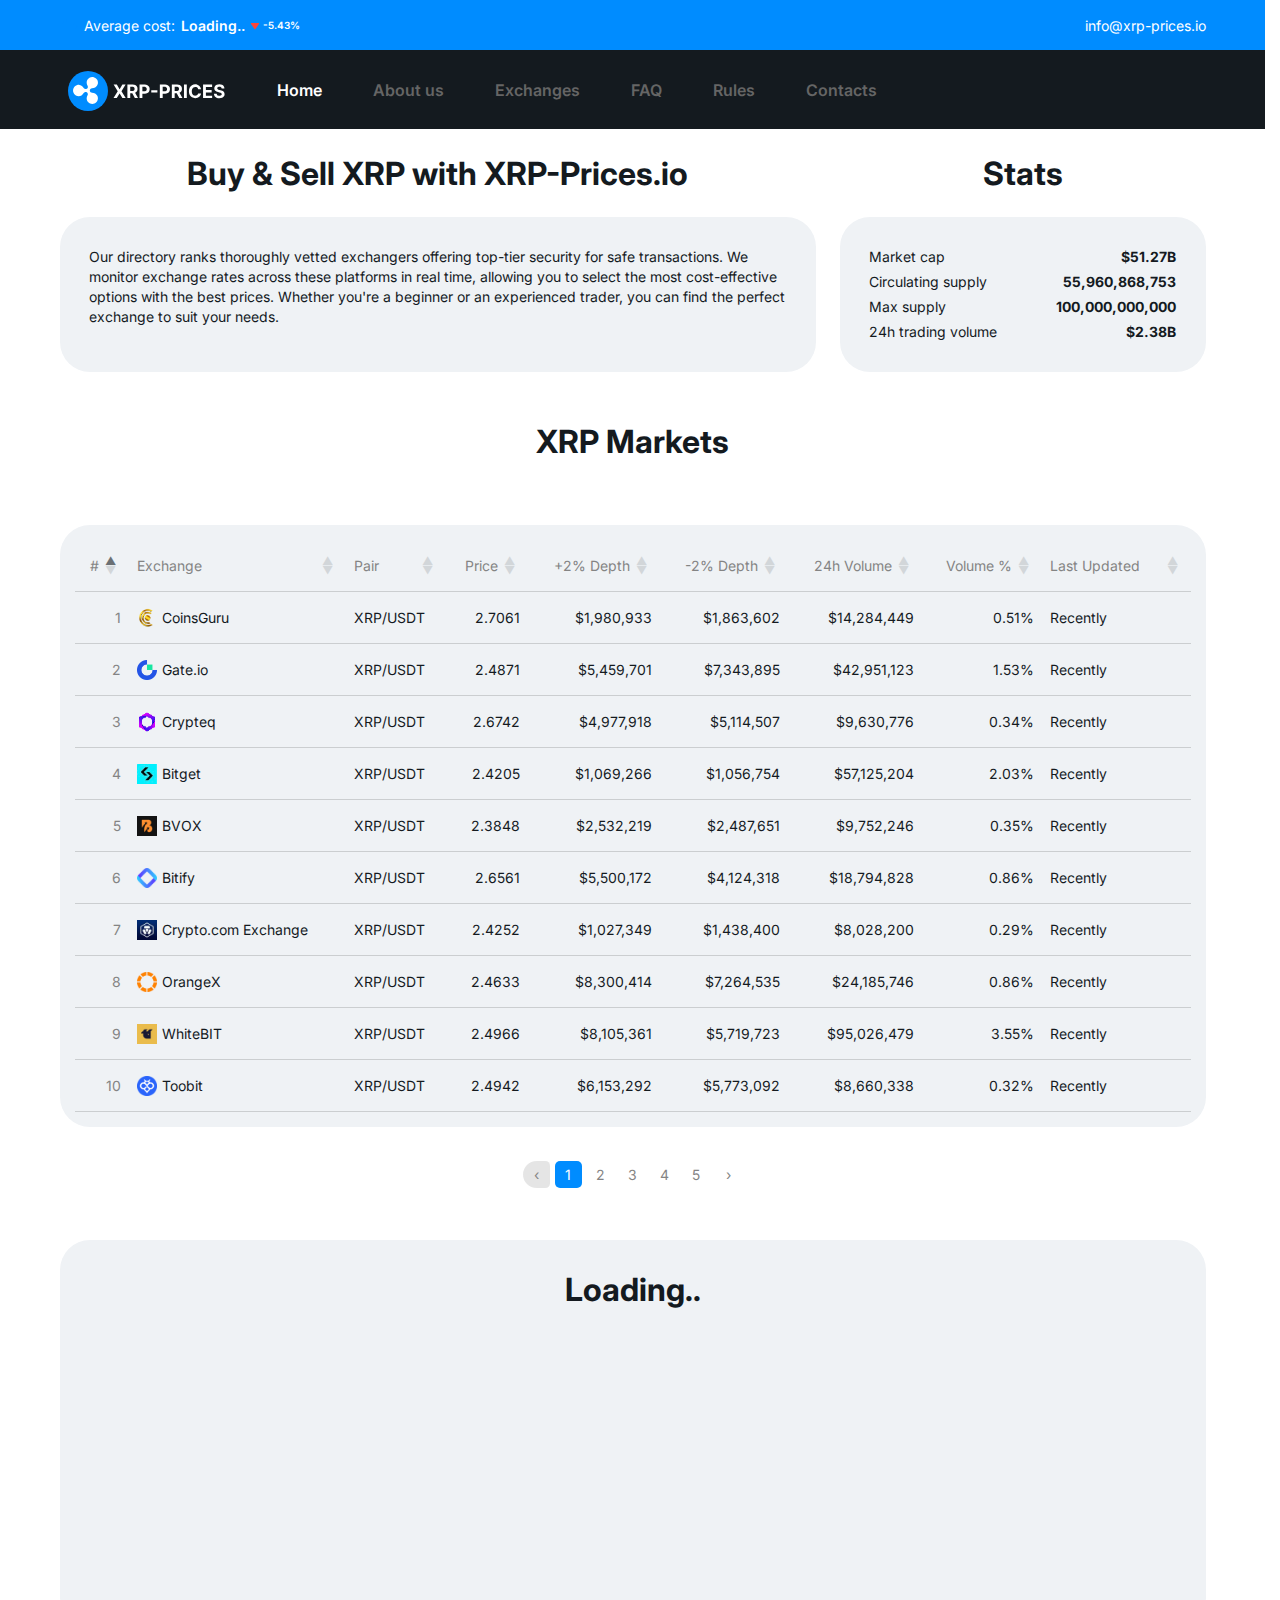
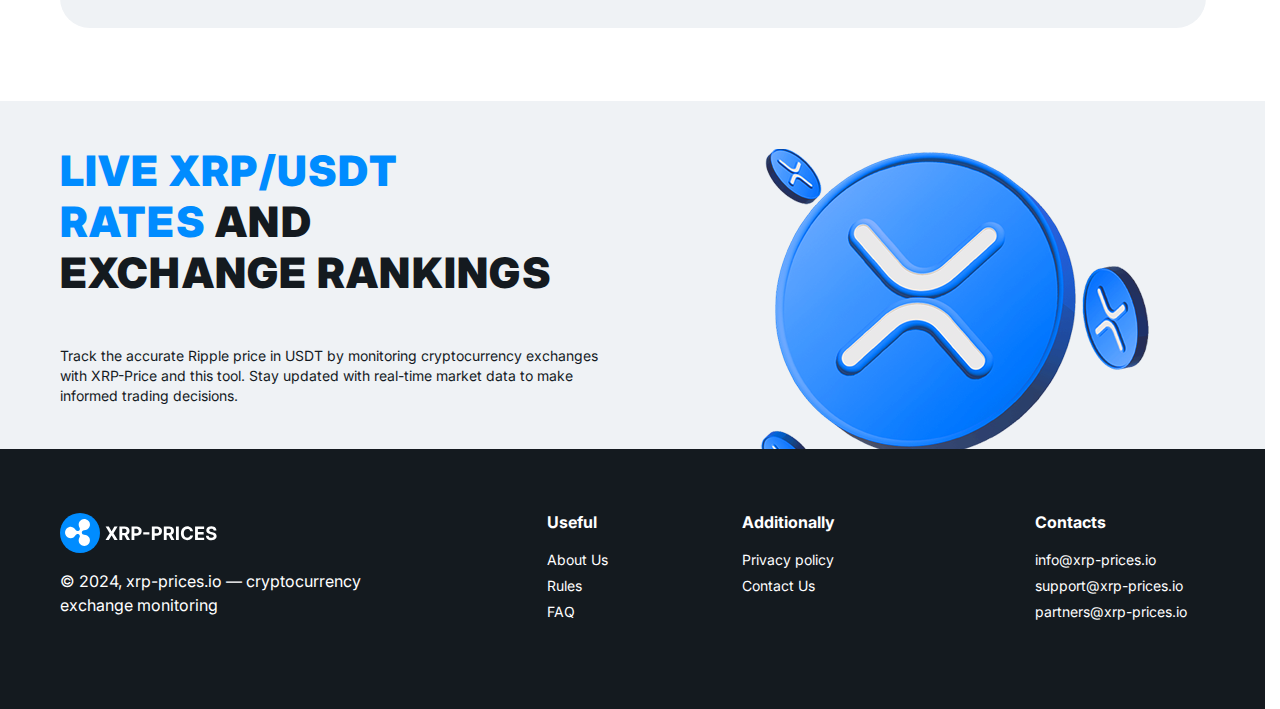
<file: Bitex Project/index.html>
<!doctype html>
<html lang="en" class="h-100" >


<!-- Mirrored from xrp-prices.io/ by HTTrack Website Copier/3.x [XR&CO'2014], Mon, 09 Dec 2024 11:56:10 GMT -->
<!-- Added by HTTrack --><meta http-equiv="content-type" content="text/html;charset=UTF-8" /><!-- /Added by HTTrack -->
<head>
    <meta charset="utf-8">
    <meta name="viewport" content="width=device-width, initial-scale=1">
    <title>Buy Ripple (XRP) in vetted exchangers</title>
    <meta name="description" content="Our monitoring of exchanges will help you choose the most favorable and reliable online
    exchange rate among all popular exchanges." />
    <link href="assets/css/fontsc81e.css?2" rel="stylesheet" />
    <link href="assets/css/animate.minc81e.css?2" rel="stylesheet" />
    <link rel="stylesheet" href="assets/css/dataTables.bootstrap5.min.css">
    <link href="assets/css/bootstrap.min.css" rel="stylesheet" />
    <link href="assets/css/stylesc81e.css?2" rel="stylesheet" />
    <link rel="shortcut icon" href="assets/img/favicon.svg" type="image/x-icon" />
    <link rel="icon" href="assets/img/faviconc4ca.svg?1" type="image/x-icon" />
</head>

<body class="d-flex flex-column h-100">
    <header>
        <div class="header-info animate__animated animate__fadeInDown">
            <div class="container h-100">
                <div class="user-info">
                    <div class="hi-start">

                        <p class="wth-icon">
                            <img src="assets/img/icons/exchange.svg" />Average cost:
                            <b id="h-course">Loading..</b>
                            <span id="h-procent"><img src="assets/img/icons/arrow-down.svg" /> -5.43%</span>
                        </p>
                    </div>
                    <div class="hi-end">
                        <a href="cdn-cgi/l/email-protection.html#afc6c1c9c0efd7dddfdfddc6ccca81c1cadb"><span class="__cf_email__" data-cfemail="cfa6a1a9a08fb7bdbfe2bfbda6acaabce1a6a0">[email&#160;protected]</span></a>
                    </div>
                </div>
            </div>
        </div>
        <nav class="navbar navbar-expand-lg navbar-dark" aria-label="Offcanvas navbar large">
            <div class="container">
                <a class="navbar-brand d-block d-lg-none" href="index.html"><img src="assets/img/logoa87f.svg?4" alt="Limanode" /></a>
                <button class="navbar-toggler" type="button" data-bs-toggle="offcanvas" data-bs-target="#offcanvasNavbar2" aria-controls="offcanvasNavbar2" aria-label="Toggle navigation">
                    <span class="navbar-toggler-icon"></span>
                </button>
                <div class="offcanvas offcanvas-end text-bg-dark" tabindex="-1" id="offcanvasNavbar2" aria-labelledby="offcanvasNavbar2Label">
                    <div class="offcanvas-header">
                        <h5 class="offcanvas-title" id="offcanvasNavbar2Label">
                            <a class="navbar-brand" href="index.html"><img src="assets/img/logo.svg" alt="Limanode" /></a>
                        </h5>
                        <button type="button" class="btn-close btn-close-white" data-bs-dismiss="offcanvas" aria-label="Close"></button>
                    </div>
                    <div class="offcanvas-body">
                        <ul class="navbar-nav justify-content-center flex-grow-1 pe-3">
                            <li class="d-none d-lg-block"><a class="nav-link" href="index.html"><img src="assets/img/logo.svg"></a></li>
                            <li class="nav-item active"><a class="nav-link" href="index.html">Home</a></li>
                            <li class="nav-item "><a class="nav-link" href="about.html">About us</a></li>
                            <li class="nav-item"><a class="nav-link" href="index.html#exchanges">Exchanges</a></li>
                            <li class="nav-item "><a class="nav-link" href="faq.html">FAQ</a></li>
                            <li class="nav-item "><a class="nav-link" href="terms.html">Rules</a></li>
                            <li class="nav-item "><a class="nav-link" href="contacts.html">Contacts</a></li>
                                                    </ul>
                    </div>
                </div>
            </div>
        </nav>
    </header>
    <main>

<section class="sec-def about" id="about">
  <div class="container">
    <div class="row">
      <div class="col-lg-8">
        <div class="row">
          <div class="section-title">
            <h2>Buy & Sell XRP with XRP-Prices.io</h2>
          </div>
        </div>
        <div class="article mt-4">
          <p>Our directory ranks thoroughly vetted exchangers offering top-tier security for safe transactions. We monitor exchange rates across these platforms in real time, allowing you to select the most cost-effective options with the best prices. Whether you're a beginner or an experienced trader, you can find the perfect exchange to suit your needs.</p>
        </div>
      </div>
      <div class="col-lg-4">
        <div class="row">
          <div class="section-title">
            <h2>Stats</h2>
          </div>
        </div>
        <div class="article mt-4">
          <div class="article-cols">
            <div class="ac-col">
              <p>Market cap</p>
              <p>$51.27B</p>
            </div>
            <div class="ac-col">
              <p>Circulating supply</p>
              <p>55,960,868,753</p>
            </div>
            <div class="ac-col">
              <p>Max supply</p>
              <p>100,000,000,000</p>
            </div>
            <div class="ac-col">
              <p>24h trading volume</p>
              <p>$2.38B</p>
            </div>
          </div>
        </div>
      </div>
    </div>
  </div>
</section>
<section class="sec-def markets" id="exchanges">
  <div class="container">
    <div>
      <div class="row">
        <div class="section-title">
          <h2>XRP Markets</h2>
        </div>
      </div>
      <div class="table-responsive">
        <table class="table table-hover align-middle mb-0" id="sortTable">
          <thead>
            <tr>
              <th scope="col">#</th>
              <th scope="col">Exchange</th>
              <th scope="col">Pair</th>
              <th scope="col">Price</th>
              <th scope="col">+2% Depth</th>
              <th scope="col">-2% Depth</th>
              <th scope="col">24h Volume</th>
              <th scope="col">Volume %</th>
              <th scope="col">Last Updated</th>
            </tr>
          </thead>
          <tbody>
                          <tr onclick="window.open('https://coinsguru.org/');">
                <th scope="row">1</th>
                <td>
                  <div class="wth-icon"><img src="uploads/exchanges/674092c55f58d.png" width="20"> CoinsGuru</div>
                </td>
                <td>XRP/USDT</td>
                <td>2.7061</td>
                <td>$1,980,933</td>
                <td>$1,863,602</td>
                <td>$14,284,449</td>
                <td>0.51%</td>
                <td>Recently</td>
              </tr>
                          <tr onclick="window.open('https://www.gate.io/');">
                <th scope="row">2</th>
                <td>
                  <div class="wth-icon"><img src="uploads/exchanges/66b208d7071b9.png" width="20"> Gate.io</div>
                </td>
                <td>XRP/USDT</td>
                <td>2.4871</td>
                <td>$5,459,701</td>
                <td>$7,343,895</td>
                <td>$42,951,123</td>
                <td>1.53%</td>
                <td>Recently</td>
              </tr>
                          <tr onclick="window.open('https://crypteq.io/');">
                <th scope="row">3</th>
                <td>
                  <div class="wth-icon"><img src="uploads/exchanges/qqw.png" width="20"> Crypteq</div>
                </td>
                <td>XRP/USDT</td>
                <td>2.6742</td>
                <td>$4,977,918</td>
                <td>$5,114,507</td>
                <td>$9,630,776</td>
                <td>0.34%</td>
                <td>Recently</td>
              </tr>
                          <tr onclick="window.open('https://www.bitget.com/');">
                <th scope="row">4</th>
                <td>
                  <div class="wth-icon"><img src="uploads/exchanges/66b20abebcb72.jpg" width="20"> Bitget</div>
                </td>
                <td>XRP/USDT</td>
                <td>2.4205</td>
                <td>$1,069,266</td>
                <td>$1,056,754</td>
                <td>$57,125,204</td>
                <td>2.03%</td>
                <td>Recently</td>
              </tr>
                          <tr onclick="window.open('https://www.bitvenus.me/');">
                <th scope="row">5</th>
                <td>
                  <div class="wth-icon"><img src="uploads/exchanges/66b20b396f225.png" width="20"> BVOX</div>
                </td>
                <td>XRP/USDT</td>
                <td>2.3848</td>
                <td>$2,532,219</td>
                <td>$2,487,651</td>
                <td>$9,752,246</td>
                <td>0.35%</td>
                <td>Recently</td>
              </tr>
                          <tr onclick="window.open('https://bitify.us/');">
                <th scope="row">6</th>
                <td>
                  <div class="wth-icon"><img src="uploads/exchanges/674030a42056f.png" width="20"> Bitify</div>
                </td>
                <td>XRP/USDT</td>
                <td>2.6561</td>
                <td>$5,500,172</td>
                <td>$4,124,318</td>
                <td>$18,794,828</td>
                <td>0.86%</td>
                <td>Recently</td>
              </tr>
                          <tr onclick="window.open('https://crypto.com/exchange/');">
                <th scope="row">7</th>
                <td>
                  <div class="wth-icon"><img src="uploads/exchanges/66b20c4847ebd.jpg" width="20"> Crypto.com Exchange</div>
                </td>
                <td>XRP/USDT</td>
                <td>2.4252</td>
                <td>$1,027,349</td>
                <td>$1,438,400</td>
                <td>$8,028,200</td>
                <td>0.29%</td>
                <td>Recently</td>
              </tr>
                          <tr onclick="window.open('https://www.orangex.com/');">
                <th scope="row">8</th>
                <td>
                  <div class="wth-icon"><img src="uploads/exchanges/66b207b218bcf.png" width="20"> OrangeX</div>
                </td>
                <td>XRP/USDT</td>
                <td>2.4633</td>
                <td>$8,300,414</td>
                <td>$7,264,535</td>
                <td>$24,185,746</td>
                <td>0.86%</td>
                <td>Recently</td>
              </tr>
                          <tr onclick="window.open('https://whitebit.com/');">
                <th scope="row">9</th>
                <td>
                  <div class="wth-icon"><img src="uploads/exchanges/66b20e4c2518d.jpg" width="20"> WhiteBIT</div>
                </td>
                <td>XRP/USDT</td>
                <td>2.4966</td>
                <td>$8,105,361</td>
                <td>$5,719,723</td>
                <td>$95,026,479</td>
                <td>3.55%</td>
                <td>Recently</td>
              </tr>
                          <tr onclick="window.open('https://www.toobit.com/');">
                <th scope="row">10</th>
                <td>
                  <div class="wth-icon"><img src="uploads/exchanges/66b20f1922b49.webp" width="20"> Toobit</div>
                </td>
                <td>XRP/USDT</td>
                <td>2.4942</td>
                <td>$6,153,292</td>
                <td>$5,773,092</td>
                <td>$8,660,338</td>
                <td>0.32%</td>
                <td>Recently</td>
              </tr>
                          <tr onclick="window.open('https://www.binance.com/');">
                <th scope="row">11</th>
                <td>
                  <div class="wth-icon"><img src="uploads/exchanges/66b2102332ac4.webp" width="20"> Binance</div>
                </td>
                <td>XRP/USDT</td>
                <td>2.4276</td>
                <td>$1,136,247</td>
                <td>$1,192,505</td>
                <td>$321,651,338</td>
                <td>12.02%</td>
                <td>Recently</td>
              </tr>
                          <tr onclick="window.open('https://www.lbank.com/');">
                <th scope="row">12</th>
                <td>
                  <div class="wth-icon"><img src="uploads/exchanges/66b2148891ef9.webp" width="20"> LBank</div>
                </td>
                <td>XRP/USDT</td>
                <td>2.4490</td>
                <td>$2,009,348</td>
                <td>$1,894,476</td>
                <td>$16,097,558</td>
                <td>0.60%</td>
                <td>Recently</td>
              </tr>
                          <tr onclick="window.open('https://www.tokocrypto.com/');">
                <th scope="row">13</th>
                <td>
                  <div class="wth-icon"><img src="uploads/exchanges/66b215811d55b.png" width="20"> TokoCrypto</div>
                </td>
                <td>XRP/USDT</td>
                <td>2.3943</td>
                <td>$1,795,640</td>
                <td>$1,591,199</td>
                <td>$421,302	</td>
                <td>0.02%</td>
                <td>Recently</td>
              </tr>
                          <tr onclick="window.open('https://www.kraken.com/');">
                <th scope="row">14</th>
                <td>
                  <div class="wth-icon"><img src="uploads/exchanges/66b21643b8d33.webp" width="20"> Kraken</div>
                </td>
                <td>XRP/USDT</td>
                <td>2.4895</td>
                <td>$668,232</td>
                <td>$1,188,249	</td>
                <td>$15,155,988	</td>
                <td>0.57%</td>
                <td>Recently</td>
              </tr>
                          <tr onclick="window.open('https://manybit.net/');">
                <th scope="row">15</th>
                <td>
                  <div class="wth-icon"><img src="uploads/exchanges/6742ed4691fb5.png" width="20"> Manybit</div>
                </td>
                <td>XRP/USDT</td>
                <td>2.6418</td>
                <td>$1,464,994</td>
                <td>$1,535,007</td>
                <td>$19,336,075</td>
                <td>0.72%</td>
                <td>Recently</td>
              </tr>
                          <tr onclick="window.open('https://www.bybit.com/');">
                <th scope="row">16</th>
                <td>
                  <div class="wth-icon"><img src="uploads/exchanges/66b217d5360e2.webp" width="20"> Bybit</div>
                </td>
                <td>XRP/USDT</td>
                <td>2.4371</td>
                <td>$567,303</td>
                <td>$632,830</td>
                <td>$190,222,141</td>
                <td>7.10%</td>
                <td>Recently</td>
              </tr>
                          <tr onclick="window.open('https://www.bitrue.com/');">
                <th scope="row">17</th>
                <td>
                  <div class="wth-icon"><img src="uploads/exchanges/66b21883d59b0.webp" width="20"> Bitrue</div>
                </td>
                <td>XRP/USDT</td>
                <td>2.4728</td>
                <td>$3,557,332</td>
                <td>$2,260,245</td>
                <td>$27,701,833</td>
                <td>1.03%</td>
                <td>Recently</td>
              </tr>
                          <tr onclick="window.open('https://www.bitunix.com/');">
                <th scope="row">18</th>
                <td>
                  <div class="wth-icon"><img src="uploads/exchanges/66b2194061696.webp" width="20"> Bitunix</div>
                </td>
                <td>XRP/USDT</td>
                <td>2.4919</td>
                <td>$976,191</td>
                <td>$1,430,853</td>
                <td>$18,605,857</td>
                <td>0.69%</td>
                <td>Recently</td>
              </tr>
                          <tr onclick="window.open('https://www.pionex.com/');">
                <th scope="row">19</th>
                <td>
                  <div class="wth-icon"><img src="uploads/exchanges/66b219f884c6f.webp" width="20"> Pionex</div>
                </td>
                <td>XRP/USDT</td>
                <td>2.4538</td>
                <td>$1,402,509</td>
                <td>$1,046,335</td>
                <td>$3,476,739</td>
                <td>0.13%</td>
                <td>Recently</td>
              </tr>
                          <tr onclick="window.open('https://www.coinbase.com/');">
                <th scope="row">20</th>
                <td>
                  <div class="wth-icon"><img src="uploads/exchanges/66b21a8916d99.webp" width="20"> Coinbase Exchange</div>
                </td>
                <td>XRP/USDT</td>
                <td>2.4324</td>
                <td>$730,237	</td>
                <td>$936,538</td>
                <td>$81,691,946</td>
                <td>3.05%</td>
                <td>Recently</td>
              </tr>
                          <tr onclick="window.open('https://woo.org/');">
                <th scope="row">21</th>
                <td>
                  <div class="wth-icon"><img src="uploads/exchanges/66b21b6f46b9a.webp" width="20"> WOO X</div>
                </td>
                <td>XRP/USDT</td>
                <td>2.4062</td>
                <td>$1,198,292	</td>
                <td>$1,119,791	</td>
                <td>$281,704</td>
                <td>0.01%</td>
                <td>Recently</td>
              </tr>
                          <tr onclick="window.open('https://www.hotcoin.com/');">
                <th scope="row">22</th>
                <td>
                  <div class="wth-icon"><img src="uploads/exchanges/66b21c96a0b72.png" width="20"> Hotcoin</div>
                </td>
                <td>XRP/USDT</td>
                <td>2.4466</td>
                <td>$1,124,645</td>
                <td>$1,021,680</td>
                <td>$33,014,544</td>
                <td>1.26%</td>
                <td>Recently</td>
              </tr>
                          <tr onclick="window.open('https://www.mexc.com/');">
                <th scope="row">23</th>
                <td>
                  <div class="wth-icon"><img src="uploads/exchanges/66b21d7586cc9.webp" width="20"> MEXC</div>
                </td>
                <td>XRP/USDT</td>
                <td>2.3824</td>
                <td>$405,972</td>
                <td>$500,017</td>
                <td>$28,976,185</td>
                <td>1.10%</td>
                <td>Recently</td>
              </tr>
                          <tr onclick="window.open('https://bingx.com/');">
                <th scope="row">24</th>
                <td>
                  <div class="wth-icon"><img src="uploads/exchanges/66b21ec861770.webp" width="20"> BingX</div>
                </td>
                <td>XRP/USDT</td>
                <td>2.4014</td>
                <td>$1,302,817</td>
                <td>$1,089,866</td>
                <td>$6,327,860</td>
                <td>0.24%</td>
                <td>Recently</td>
              </tr>
                          <tr onclick="window.open('https://www.btse.com/');">
                <th scope="row">25</th>
                <td>
                  <div class="wth-icon"><img src="uploads/exchanges/66b21fb318847.webp" width="20"> BTSE</div>
                </td>
                <td>XRP/USDT</td>
                <td>2.3800</td>
                <td>$717,125</td>
                <td>$939,189</td>
                <td>$2,778,438</td>
                <td>0.11%</td>
                <td>Recently</td>
              </tr>
                          <tr onclick="window.open('https://www.coinw.com/');">
                <th scope="row">26</th>
                <td>
                  <div class="wth-icon"><img src="uploads/exchanges/66b2209347efa.webp" width="20"> CoinW</div>
                </td>
                <td>XRP/USDT</td>
                <td>2.3871</td>
                <td>$1,295,532</td>
                <td>$1,484,189</td>
                <td>$15,722,232</td>
                <td>0.60%</td>
                <td>Recently</td>
              </tr>
                          <tr onclick="window.open('https://www.deepcoin.com/');">
                <th scope="row">27</th>
                <td>
                  <div class="wth-icon"><img src="uploads/exchanges/66b2212e7a152.webp" width="20"> Deepcoin</div>
                </td>
                <td>XRP/USDT</td>
                <td>2.3990</td>
                <td>$174,347</td>
                <td>$334,676</td>
                <td>$17,794,828</td>
                <td>0.68%</td>
                <td>Recently</td>
              </tr>
                          <tr onclick="window.open('https://miraxbit.com/');">
                <th scope="row">28</th>
                <td>
                  <div class="wth-icon"><img src="uploads/exchanges/673c6daf0c8bf.png" width="20"> Mirax</div>
                </td>
                <td>XRP/USDT</td>
                <td>2.5728</td>
                <td>$314,550</td>
                <td>$311,199</td>
                <td>$5,026,222</td>
                <td>0.82%</td>
                <td>Recently</td>
              </tr>
                          <tr onclick="window.open('https://www.kucoin.com/');">
                <th scope="row">29</th>
                <td>
                  <div class="wth-icon"><img src="uploads/exchanges/66b2228bd256b.png" width="20"> KuCoin</div>
                </td>
                <td>XRP/USDT</td>
                <td>2.4181</td>
                <td>$194,850</td>
                <td>$116,268</td>
                <td>$29,399,817</td>
                <td>1.13%</td>
                <td>Recently</td>
              </tr>
                          <tr onclick="window.open('https://www.htx.com/');">
                <th scope="row">30</th>
                <td>
                  <div class="wth-icon"><img src="uploads/exchanges/66b22391e90a1.webp" width="20"> HTX</div>
                </td>
                <td>XRP/USDT</td>
                <td>2.4395</td>
                <td>$329,380</td>
                <td>$382,368</td>
                <td>$38,919,270</td>
                <td>1.49%</td>
                <td>Recently</td>
              </tr>
                          <tr onclick="window.open('https://bitcointry.com/');">
                <th scope="row">31</th>
                <td>
                  <div class="wth-icon"><img src="uploads/exchanges/66b2243a23537.webp" width="20"> Bitcointry</div>
                </td>
                <td>XRP/USDT</td>
                <td>2.4704</td>
                <td>$518,937</td>
                <td>$508,301</td>
                <td>$272,167</td>
                <td>0.01%</td>
                <td>Recently</td>
              </tr>
                          <tr onclick="window.open('https://www.bitstamp.net/');">
                <th scope="row">32</th>
                <td>
                  <div class="wth-icon"><img src="uploads/exchanges/66b22508c1b01.png" width="20"> Bitstamp</div>
                </td>
                <td>XRP/USDT</td>
                <td>2.4823</td>
                <td>$721,368</td>
                <td>$1,149,864</td>
                <td>$22,039,637</td>
                <td>0.89%</td>
                <td>Recently</td>
              </tr>
                          <tr onclick="window.open('https://bitexlive.com/');">
                <th scope="row">33</th>
                <td>
                  <div class="wth-icon"><img src="uploads/exchanges/66b2259164f79.webp" width="20"> Bitexlive</div>
                </td>
                <td>XRP/USDT</td>
                <td>2.4347</td>
                <td>$162,164</td>
                <td>$200,664</td>
                <td>$426,288</td>
                <td>0.02%</td>
                <td>Recently</td>
              </tr>
                          <tr onclick="window.open('https://www.okx.com/');">
                <th scope="row">34</th>
                <td>
                  <div class="wth-icon"><img src="uploads/exchanges/66b2266e381fc.webp" width="20"> OKX</div>
                </td>
                <td>XRP/USDT</td>
                <td>2.3919</td>
                <td>$196,796</td>
                <td>$87,592</td>
                <td>$2,828,707</td>
                <td>0.11%</td>
                <td>Recently</td>
              </tr>
                          <tr onclick="window.open('https://whitebit.com/');">
                <th scope="row">35</th>
                <td>
                  <div class="wth-icon"><img src="uploads/exchanges/66b226f712efc.webp" width="20"> WhiteBIT</div>
                </td>
                <td>XRP/USDT</td>
                <td>2.3848</td>
                <td>$110,924</td>
                <td>$63,103</td>
                <td>$4,493,521</td>
                <td>0.18%</td>
                <td>Recently</td>
              </tr>
                          <tr onclick="window.open('https://bitvavo.com/');">
                <th scope="row">36</th>
                <td>
                  <div class="wth-icon"><img src="uploads/exchanges/66b2279d04b78.webp" width="20"> Bitvavo</div>
                </td>
                <td>XRP/USDT</td>
                <td>2.4038</td>
                <td>$279,318</td>
                <td>$263,924</td>
                <td>$16,712,271</td>
                <td>0.68%</td>
                <td>Recently</td>
              </tr>
                          <tr onclick="window.open('https://exchange.pointpay.io/');">
                <th scope="row">37</th>
                <td>
                  <div class="wth-icon"><img src="uploads/exchanges/66b2285c185fe.webp" width="20"> PointPay</div>
                </td>
                <td>XRP/USDT</td>
                <td>2.4109</td>
                <td>$231,154</td>
                <td>$228,450</td>
                <td>$646,288</td>
                <td>0.03%</td>
                <td>Recently</td>
              </tr>
                          <tr onclick="window.open('https://bit2me.com/');">
                <th scope="row">38</th>
                <td>
                  <div class="wth-icon"><img src="uploads/exchanges/66b2295108628.webp" width="20"> Bit2Me</div>
                </td>
                <td>XRP/USDT</td>
                <td>2.4443</td>
                <td>$316,842</td>
                <td>$354,549</td>
                <td>$1,462,799</td>
                <td>0.06%</td>
                <td>Recently</td>
              </tr>
                          <tr onclick="window.open('https://www.bitfinex.com/');">
                <th scope="row">39</th>
                <td>
                  <div class="wth-icon"><img src="uploads/exchanges/66b229b9e6690.webp" width="20"> Bitfinex</div>
                </td>
                <td>XRP/USDT</td>
                <td>2.4562</td>
                <td>$290,906</td>
                <td>$297,399</td>
                <td>$1,144,209</td>
                <td>0.05%</td>
                <td>Recently</td>
              </tr>
                          <tr onclick="window.open('https://latoken.com/');">
                <th scope="row">40</th>
                <td>
                  <div class="wth-icon"><img src="uploads/exchanges/66b22a3a7a6ae.webp" width="20"> LATOKEN</div>
                </td>
                <td>XRP/USDT</td>
                <td>2.4514</td>
                <td>$51,927</td>
                <td>$198,227</td>
                <td>$6,684,957</td>
                <td>0.28%</td>
                <td>Recently</td>
              </tr>
                          <tr onclick="window.open('https://www.luno.com/');">
                <th scope="row">41</th>
                <td>
                  <div class="wth-icon"><img src="uploads/exchanges/66b22aad445c1.webp" width="20"> Luno</div>
                </td>
                <td>XRP/USDT</td>
                <td>2.4086</td>
                <td>$26,714</td>
                <td>$85,405</td>
                <td>$1,327,706</td>
                <td>0.05%</td>
                <td>Recently</td>
              </tr>
                          <tr onclick="window.open('https://trade.cex.io/');">
                <th scope="row">42</th>
                <td>
                  <div class="wth-icon"><img src="uploads/exchanges/66b22b343422e.webp" width="20"> CEX.IO</div>
                </td>
                <td>XRP/USDT</td>
                <td>2.4157</td>
                <td>$640,284</td>
                <td>$533,707</td>
                <td>$141,930</td>
                <td>0.01%</td>
                <td>Recently</td>
              </tr>
                          <tr onclick="window.open('https://www.bydfi.com/');">
                <th scope="row">43</th>
                <td>
                  <div class="wth-icon"><img src="uploads/exchanges/66b22bce43bf6.webp" width="20"> BYDFi</div>
                </td>
                <td>XRP/USDT</td>
                <td>2.4228</td>
                <td>$72,850</td>
                <td>$50,672</td>
                <td>$3,917,039</td>
                <td>0.16%</td>
                <td>Recently</td>
              </tr>
                          <tr onclick="window.open('https://phemex.com/');">
                <th scope="row">44</th>
                <td>
                  <div class="wth-icon"><img src="uploads/exchanges/66b22c4fe0341.webp" width="20"> Phemex</div>
                </td>
                <td>XRP/USDT</td>
                <td>2.4300</td>
                <td>$137,925</td>
                <td>$138,606</td>
                <td>$3,407,019</td>
                <td>0.14%</td>
                <td>Recently</td>
              </tr>
                          <tr onclick="window.open('https://bigone.com/');">
                <th scope="row">45</th>
                <td>
                  <div class="wth-icon"><img src="uploads/exchanges/66b22ce3a10f6.webp" width="20"> BigONE</div>
                </td>
                <td>XRP/USDT</td>
                <td>2.4609</td>
                <td>$113,976</td>
                <td>$182,101</td>
                <td>$17,121,406</td>
                <td>0.72%</td>
                <td>Recently</td>
              </tr>
                          <tr onclick="window.open('https://coin.z.com/jp/');">
                <th scope="row">46</th>
                <td>
                  <div class="wth-icon"><img src="uploads/exchanges/66b22d6c5aeb1.webp" width="20"> GMO Japan</div>
                </td>
                <td>XRP/USDT</td>
                <td>2.4681</td>
                <td>$455,034</td>
                <td>$435,958</td>
                <td>$5,856,932</td>
                <td>0.25%</td>
                <td>Recently</td>
              </tr>
                          <tr onclick="window.open('https://indodax.com/');">
                <th scope="row">47</th>
                <td>
                  <div class="wth-icon"><img src="uploads/exchanges/66b22e1a0ddcc.png" width="20"> Indodax</div>
                </td>
                <td>XRP/USDT</td>
                <td>2.4752</td>
                <td>$45,485</td>
                <td>$26,888</td>
                <td>$874,615</td>
                <td>0.04%</td>
                <td>Recently</td>
              </tr>
                          <tr onclick="window.open('https://www.bitmart.com/');">
                <th scope="row">48</th>
                <td>
                  <div class="wth-icon"><img src="uploads/exchanges/66b22f4ed5600.png" width="20"> BitMart</div>
                </td>
                <td>XRP/USDT</td>
                <td>2.4847</td>
                <td>$404,330</td>
                <td>$619,390</td>
                <td>$2,674,608</td>
                <td>0.11%</td>
                <td>Recently</td>
              </tr>
                          <tr onclick="window.open('https://www.icrypex.com/');">
                <th scope="row">49</th>
                <td>
                  <div class="wth-icon"><img src="uploads/exchanges/66b2300790df4.webp" width="20"> Icrypex</div>
                </td>
                <td>XRP/USDT</td>
                <td>2.4133</td>
                <td>$122,292</td>
                <td>$280,849</td>
                <td>$1,815,643</td>
                <td>0.08%</td>
                <td>Recently</td>
              </tr>
                          <tr onclick="window.open('https://exmo.com/');">
                <th scope="row">50</th>
                <td>
                  <div class="wth-icon"><img src="uploads/exchanges/66b2309d3acd6.webp" width="20"> EXMO</div>
                </td>
                <td>XRP/USDT</td>
                <td>2.4776</td>
                <td>$175,960</td>
                <td>$339,018</td>
                <td>$489,129</td>
                <td>0.02%</td>
                <td>Recently</td>
              </tr>
                      </tbody>
        </table>
        <!-- <div>
          <ul class="pagination mt-4">
            <li class="page-item">
              <a class="page-link" href="#" aria-label="Previous">
                <span aria-hidden="true"><img src="/assets/img/icons/pgnl.svg"></span>
              </a>
            </li>
            <li class="page-item active"><a class="page-link" href="#">1</a></li>
            <li class="page-item"><a class="page-link" href="#">2</a></li>
            <li class="page-item"><a class="page-link" href="#">3</a></li>
            <li class="page-item">
              <a class="page-link" href="#" aria-label="Next">
                <span aria-hidden="true"><img src="/assets/img/icons/pgnr.svg"></span>
              </a>
            </li>
          </ul>
        </div> -->
      </div>
    </div>
  </div>
</section>
<section class="sec-def graph">
  <div class="container">
    <div class="article">
      <div class="row">
        <div class="section-title">
          <h2 id="course">Loading..</h2>
          <p class="mt-1 wth-icon" id="procent"></p>
        </div>
      </div>
      <div class="row">
        <div class="graph-block">
          <canvas id="chart" height="280"></canvas>
        </div>
      </div>
    </div>
  </div>
</section>
<section class="bg-sdr mt-5">
    <div class="container">
        <div class="row align-items-center">
            <div class="col-lg-6 text-top">
                <div class="site-desc">
                    <h2><span>Live XRP/USDT Rates</span> and Exchange Rankings</h2>
                    <p class="mt-5">
                        Track the accurate Ripple price in USDT by monitoring cryptocurrency exchanges with XRP-Price and this tool. Stay updated with real-time market data to make informed trading decisions.
                    </p>
                </div>
            </div>
            <div class="col-lg-6 image-bottom">
                <img src="assets/img/xrp_right.png" class="mt-5">
            </div>
        </div>
    </div>
</section>
</main>
<footer class="footer mt-auto py-3">
    <div class="container">
        <div class="row justify-content-center justify-content-lg-start text-center text-lg-start py-5">
            <div class="col-lg-5 mb-3">
                <div class="pe-0 pe-lg-5">
                    <a href="index.html" class="d-flex align-items-center mb-3 justify-content-center justify-content-lg-start">
                        <img src="assets/img/logo.svg">
                    </a>
                    <p class="text-ln-main mw-copy">
                        © 2024, xrp-prices.io
                        — cryptocurrency<br> exchange monitoring
                    </p>
                </div>
            </div>
            <div class="col-lg-2 mb-3">
                <h5>Useful</h5>
                <ul class="nav flex-column">
                    <li class="nav-item mb-2">
                        <a href="about.html" class="nav-link p-0">About Us</a>
                    </li>
                    <li class="nav-item mb-2">
                        <a href="terms.html" class="nav-link p-0">Rules</a>
                    </li>
                    <li class="nav-item mb-2">
                        <a href="faq.html" class="nav-link p-0">FAQ</a>
                    </li>
                </ul>
            </div>
            <div class="col-lg-3 mb-3">
                <h5>Additionally</h5>
                <ul class="nav flex-column">
                    <li class="nav-item mb-2">
                        <a href="privacy.html" class="nav-link p-0">Privacy policy</a>
                    </li>
                    <li class="nav-item mb-2">
                        <a href="contacts.html" class="nav-link p-0">Contact Us</a>
                    </li>
                </ul>
            </div>
            <div class="col-lg-2 mb-3">
                <h5>Contacts</h5>
                <ul class="nav flex-column">
                    <li class="nav-item mb-2">
                        <a href="cdn-cgi/l/email-protection.html#a0c9cec6cfe0d8d2d0d0d2c9c3c58ecec5d4" class="nav-link p-0"><span class="__cf_email__" data-cfemail="ea83848c85aa92989ac79a9883898f99c48385">[email&#160;protected]</span></a>
                    </li>
                    <li class="nav-item mb-2">
                        <a href="cdn-cgi/l/email-protection.html#92e1e7e2e2fde0e6d2eae0e2e2e0fbf1f7bcfcf7e6" class="nav-link p-0"><span class="__cf_email__" data-cfemail="a4d7d1d4d4cbd6d0e4dcd6d489d4d6cdc7c1d78acdcb">[email&#160;protected]</span></a>
                    </li>
                    <li class="nav-item mb-2">
                        <a href="cdn-cgi/l/email-protection.html#3a4a5b484e545f48497a42484a4a4853595f14545f4e" class="nav-link p-0"><span class="__cf_email__" data-cfemail="80f0e1f2f4eee5f2f3c0f8f2f0adf0f2e9e3e5f3aee9ef">[email&#160;protected]</span></a>
                    </li>
                </ul>
            </div>
        </div>
    </div>
</footer>
<script data-cfasync="false" src="cdn-cgi/scripts/5c5dd728/cloudflare-static/email-decode.min.js"></script><script src="assets/js/bootstrap.bundle.min.js"></script>
<script src="assets/js/jquery-3.5.1.min.js"></script>
<script src="assets/js/dataTables.min.js"></script>
<script src="assets/js/dataTables.bootstrap5.min.js"></script>
<script src="assets/js/interaction.js"></script>
<script src="assets/js/chart.js"></script>
<script src="assets/js/mainc4ca.js?1"></script>
</body>


<!-- Mirrored from xrp-prices.io/ by HTTrack Website Copier/3.x [XR&CO'2014], Mon, 09 Dec 2024 11:57:44 GMT -->
</html>
<script>
  $(document).ready(function() {
    var table = $('#sortTable').DataTable({
      "pagingType": "simple_numbers",
      "paging": true,
      "pageLength": 10,
      "ordering": true,
      "searching": false,
      "lengthChange": false,
      "info": false
    });

    var clickCounts = {};
    var sortDirections = {};

    $('#sortTable thead').on('click', 'th', function() {
      var columnIndex = $(this).index();
      var currentOrder = table.order();

      if (!clickCounts[columnIndex]) {
        clickCounts[columnIndex] = 0;
      }

      clickCounts[columnIndex] += 1;

      var newDirection;
      if (clickCounts[columnIndex] % 3 === 1) {
        newDirection = 'desc'; // 1
      } else if (clickCounts[columnIndex] % 3 === 2) {
        newDirection = 'asc'; // 2
      } else {
        newDirection = null; // 3
        table.order([]).draw();
        return;
      }
      sortDirections[columnIndex] = newDirection;
      table.order([columnIndex, sortDirections[columnIndex]]).draw();
    });
  });
</script>
</file>
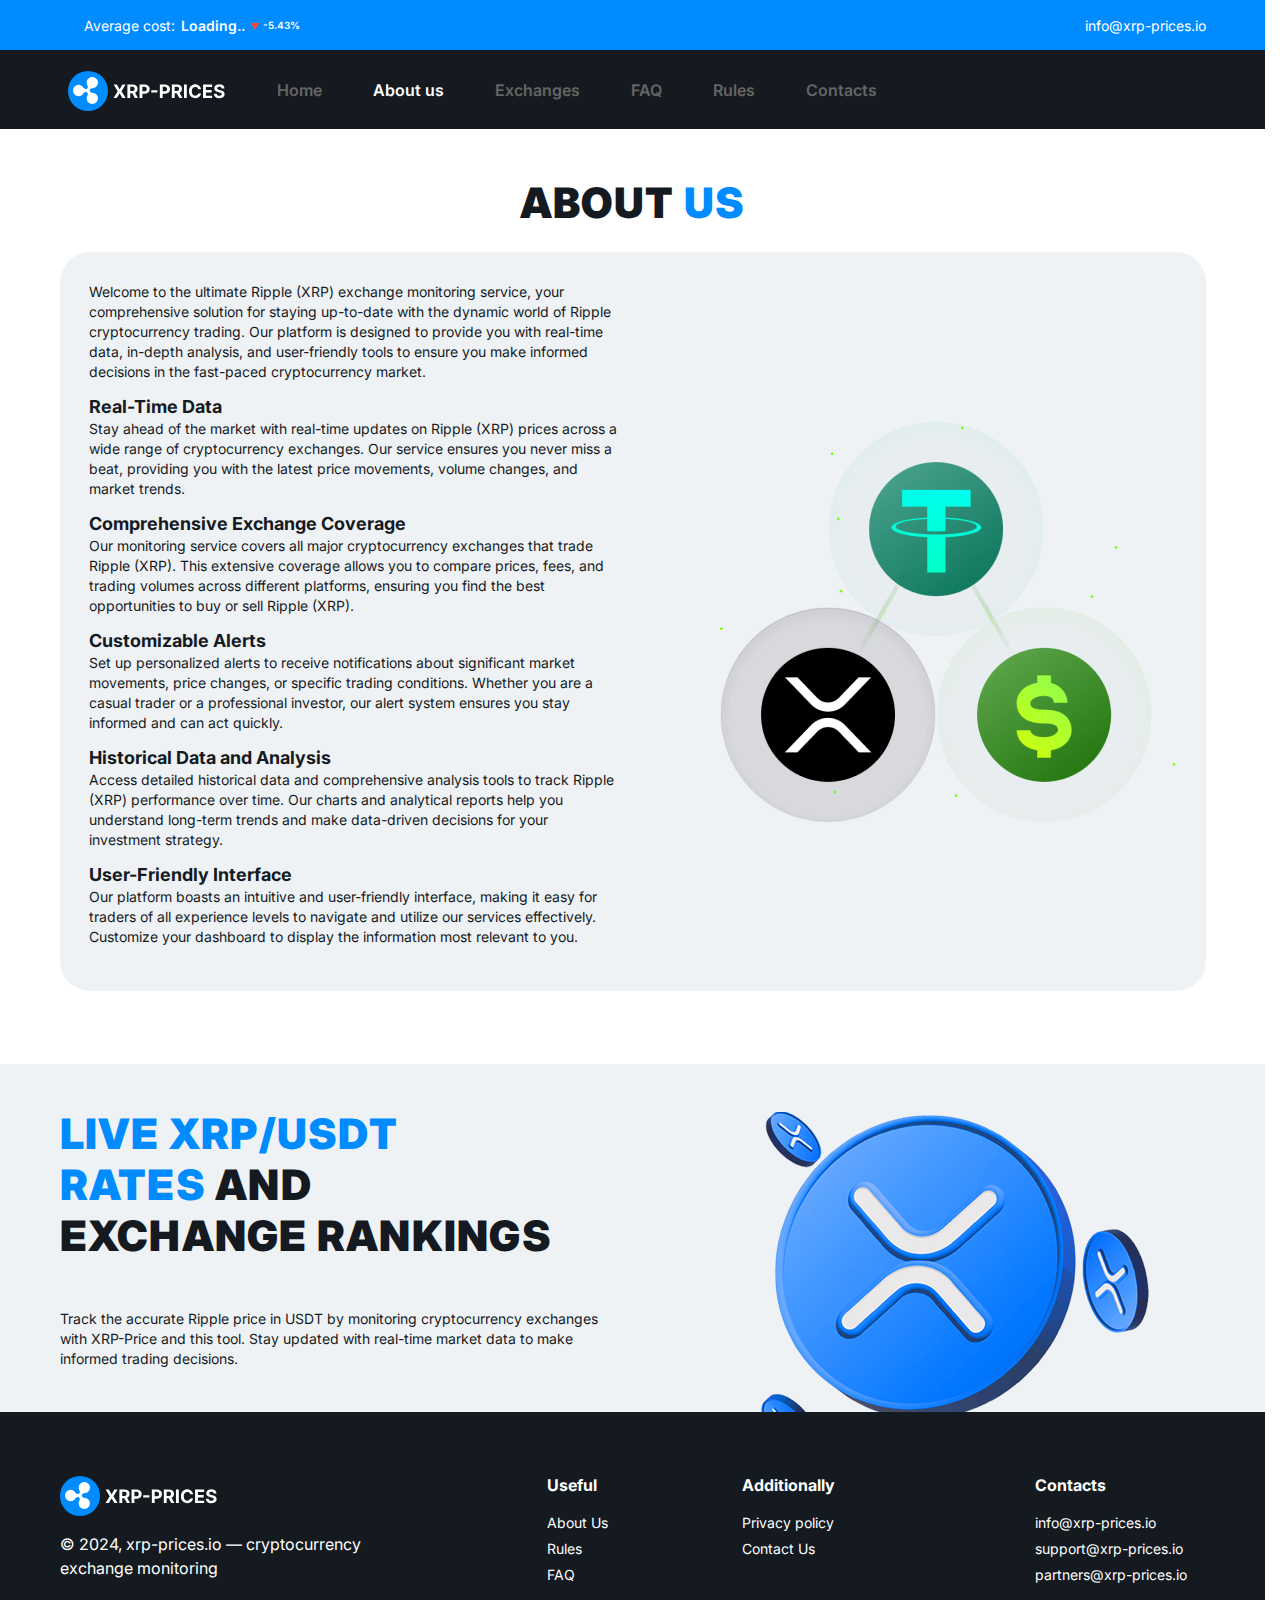
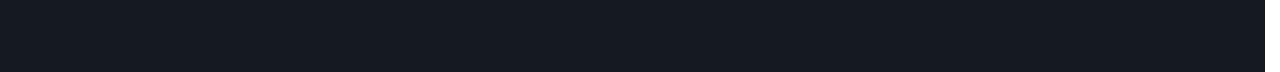
<file: Bitex Project/about.html>
<!doctype html>
<html lang="en" class="h-100" >


<!-- Mirrored from xrp-prices.io/about by HTTrack Website Copier/3.x [XR&CO'2014], Mon, 09 Dec 2024 11:57:47 GMT -->
<!-- Added by HTTrack --><meta http-equiv="content-type" content="text/html;charset=UTF-8" /><!-- /Added by HTTrack -->
<head>
    <meta charset="utf-8">
    <meta name="viewport" content="width=device-width, initial-scale=1">
    <title>Buy Ripple (XRP) in vetted exchangers</title>
    <meta name="description" content="Our monitoring of exchanges will help you choose the most favorable and reliable online
    exchange rate among all popular exchanges." />
    <link href="assets/css/fontsc81e.css?2" rel="stylesheet" />
    <link href="assets/css/animate.minc81e.css?2" rel="stylesheet" />
    <link rel="stylesheet" href="assets/css/dataTables.bootstrap5.min.css">
    <link href="assets/css/bootstrap.min.css" rel="stylesheet" />
    <link href="assets/css/stylesc81e.css?2" rel="stylesheet" />
    <link rel="shortcut icon" href="assets/img/favicon.svg" type="image/x-icon" />
    <link rel="icon" href="assets/img/faviconc4ca.svg?1" type="image/x-icon" />
</head>

<body class="d-flex flex-column h-100">
    <header>
        <div class="header-info animate__animated animate__fadeInDown">
            <div class="container h-100">
                <div class="user-info">
                    <div class="hi-start">

                        <p class="wth-icon">
                            <img src="assets/img/icons/exchange.svg" />Average cost:
                            <b id="h-course">Loading..</b>
                            <span id="h-procent"><img src="assets/img/icons/arrow-down.svg" /> -5.43%</span>
                        </p>
                    </div>
                    <div class="hi-end">
                        <a href="cdn-cgi/l/email-protection.html#066f686069467e747676746f656328686372"><span class="__cf_email__" data-cfemail="ee87808881ae969c9ec39e9c878d8b9dc08781">[email&#160;protected]</span></a>
                    </div>
                </div>
            </div>
        </div>
        <nav class="navbar navbar-expand-lg navbar-dark" aria-label="Offcanvas navbar large">
            <div class="container">
                <a class="navbar-brand d-block d-lg-none" href="index.html"><img src="assets/img/logoa87f.svg?4" alt="Limanode" /></a>
                <button class="navbar-toggler" type="button" data-bs-toggle="offcanvas" data-bs-target="#offcanvasNavbar2" aria-controls="offcanvasNavbar2" aria-label="Toggle navigation">
                    <span class="navbar-toggler-icon"></span>
                </button>
                <div class="offcanvas offcanvas-end text-bg-dark" tabindex="-1" id="offcanvasNavbar2" aria-labelledby="offcanvasNavbar2Label">
                    <div class="offcanvas-header">
                        <h5 class="offcanvas-title" id="offcanvasNavbar2Label">
                            <a class="navbar-brand" href="index.html"><img src="assets/img/logo.svg" alt="Limanode" /></a>
                        </h5>
                        <button type="button" class="btn-close btn-close-white" data-bs-dismiss="offcanvas" aria-label="Close"></button>
                    </div>
                    <div class="offcanvas-body">
                        <ul class="navbar-nav justify-content-center flex-grow-1 pe-3">
                            <li class="d-none d-lg-block"><a class="nav-link" href="index.html"><img src="assets/img/logo.svg"></a></li>
                            <li class="nav-item "><a class="nav-link" href="index.html">Home</a></li>
                            <li class="nav-item active"><a class="nav-link" href="about.html">About us</a></li>
                            <li class="nav-item"><a class="nav-link" href="index.html#exchanges">Exchanges</a></li>
                            <li class="nav-item "><a class="nav-link" href="faq.html">FAQ</a></li>
                            <li class="nav-item "><a class="nav-link" href="terms.html">Rules</a></li>
                            <li class="nav-item "><a class="nav-link" href="contacts.html">Contacts</a></li>
                                                    </ul>
                    </div>
                </div>
            </div>
        </nav>
    </header>
    <main>
<section class="sec-def pt-5">
  <div class="container">
    <div class="row">
      <div class="section-title text-center">
        <h1>About <span>Us</span>
        </h1>
      </div>
    </div>
    <div class="article mt-4">
      <div class="row">
        <div class="col-lg-6 order-2 order-lg-1">
          <p class="description-text">
            <span class="desc-text">Welcome to the ultimate Ripple (XRP) exchange monitoring service, your comprehensive solution for
              staying up-to-date with the dynamic world of Ripple cryptocurrency trading. Our platform is designed to
              provide you with real-time data, in-depth analysis, and user-friendly tools to ensure you make informed
              decisions in the fast-paced cryptocurrency market. </span>
            <span class="desc-title">Real-Time Data </span>
            <span class="desc-text">Stay ahead of the market with real-time updates on Ripple (XRP) prices across a wide range of
              cryptocurrency exchanges. Our service ensures you never miss a beat, providing you with the latest price
              movements, volume changes, and market trends. </span>
            <span class="desc-title">Comprehensive Exchange Coverage </span>
            <span class="desc-text">Our monitoring service covers all major cryptocurrency exchanges that trade Ripple (XRP). This extensive
              coverage allows you to compare prices, fees, and trading volumes across different platforms, ensuring you
              find the best opportunities to buy or sell Ripple (XRP). </span>
            <span class="desc-title">Customizable Alerts </span>
            <span class="desc-text">Set up personalized alerts to receive notifications about significant market movements, price changes,
              or specific trading conditions. Whether you are a casual trader or a professional investor, our alert
              system ensures you stay informed and can act quickly. </span>
            <span class="desc-title">Historical Data and Analysis </span>
            <span class="desc-text">Access detailed historical data and comprehensive analysis tools to track Ripple (XRP) performance over
              time. Our charts and analytical reports help you understand long-term trends and make data-driven
              decisions for your investment strategy. </span>
            <span class="desc-title">User-Friendly Interface </span>
            <span class="desc-text">Our platform boasts an intuitive and user-friendly interface, making it easy for traders of all
              experience levels to navigate and utilize our services effectively. Customize your dashboard to display
              the information most relevant to you.</span>
          </p>
        </div>
        <div class="col-lg-6 order-1 order-lg-2">
          <div class="d-flex h-100 align-items-center justify-content-center justify-content-lg-end py-4">
            <img src="assets/img/about.png" class="hero-nb">
          </div>
        </div>
      </div>
    </div>
  </div>
</section>
<section class="bg-sdr mt-5">
    <div class="container">
        <div class="row align-items-center">
            <div class="col-lg-6 text-top">
                <div class="site-desc">
                    <h2><span>Live XRP/USDT Rates</span> and Exchange Rankings</h2>
                    <p class="mt-5">
                        Track the accurate Ripple price in USDT by monitoring cryptocurrency exchanges with XRP-Price and this tool. Stay updated with real-time market data to make informed trading decisions.
                    </p>
                </div>
            </div>
            <div class="col-lg-6 image-bottom">
                <img src="assets/img/xrp_right.png" class="mt-5">
            </div>
        </div>
    </div>
</section>
</main>
<footer class="footer mt-auto py-3">
    <div class="container">
        <div class="row justify-content-center justify-content-lg-start text-center text-lg-start py-5">
            <div class="col-lg-5 mb-3">
                <div class="pe-0 pe-lg-5">
                    <a href="index.html" class="d-flex align-items-center mb-3 justify-content-center justify-content-lg-start">
                        <img src="assets/img/logo.svg">
                    </a>
                    <p class="text-ln-main mw-copy">
                        © 2024, xrp-prices.io
                        — cryptocurrency<br> exchange monitoring
                    </p>
                </div>
            </div>
            <div class="col-lg-2 mb-3">
                <h5>Useful</h5>
                <ul class="nav flex-column">
                    <li class="nav-item mb-2">
                        <a href="about.html" class="nav-link p-0">About Us</a>
                    </li>
                    <li class="nav-item mb-2">
                        <a href="terms.html" class="nav-link p-0">Rules</a>
                    </li>
                    <li class="nav-item mb-2">
                        <a href="faq.html" class="nav-link p-0">FAQ</a>
                    </li>
                </ul>
            </div>
            <div class="col-lg-3 mb-3">
                <h5>Additionally</h5>
                <ul class="nav flex-column">
                    <li class="nav-item mb-2">
                        <a href="privacy.html" class="nav-link p-0">Privacy policy</a>
                    </li>
                    <li class="nav-item mb-2">
                        <a href="contacts.html" class="nav-link p-0">Contact Us</a>
                    </li>
                </ul>
            </div>
            <div class="col-lg-2 mb-3">
                <h5>Contacts</h5>
                <ul class="nav flex-column">
                    <li class="nav-item mb-2">
                        <a href="cdn-cgi/l/email-protection.html#8ee7e0e8e1cef6fcfefefce7edeba0e0ebfa" class="nav-link p-0"><span class="__cf_email__" data-cfemail="aec7c0c8c1eed6dcde83dedcc7cdcbdd80c7c1">[email&#160;protected]</span></a>
                    </li>
                    <li class="nav-item mb-2">
                        <a href="cdn-cgi/l/email-protection.html#3a494f4a4a55484e7a42484a4a4853595f14545f4e" class="nav-link p-0"><span class="__cf_email__" data-cfemail="1b686e6b6b74696f5b63696b366b6972787e68357274">[email&#160;protected]</span></a>
                    </li>
                    <li class="nav-item mb-2">
                        <a href="cdn-cgi/l/email-protection.html#463627343228233435063e343636342f252368282332" class="nav-link p-0"><span class="__cf_email__" data-cfemail="12627360667c776061526a60623f62607b7177613c7b7d">[email&#160;protected]</span></a>
                    </li>
                </ul>
            </div>
        </div>
    </div>
</footer>
<script data-cfasync="false" src="cdn-cgi/scripts/5c5dd728/cloudflare-static/email-decode.min.js"></script><script src="assets/js/bootstrap.bundle.min.js"></script>
<script src="assets/js/jquery-3.5.1.min.js"></script>
<script src="assets/js/dataTables.min.js"></script>
<script src="assets/js/dataTables.bootstrap5.min.js"></script>
<script src="assets/js/interaction.js"></script>
<script src="assets/js/chart.js"></script>
<script src="assets/js/mainc4ca.js?1"></script>
</body>


<!-- Mirrored from xrp-prices.io/about by HTTrack Website Copier/3.x [XR&CO'2014], Mon, 09 Dec 2024 11:57:47 GMT -->
</html>
</file>
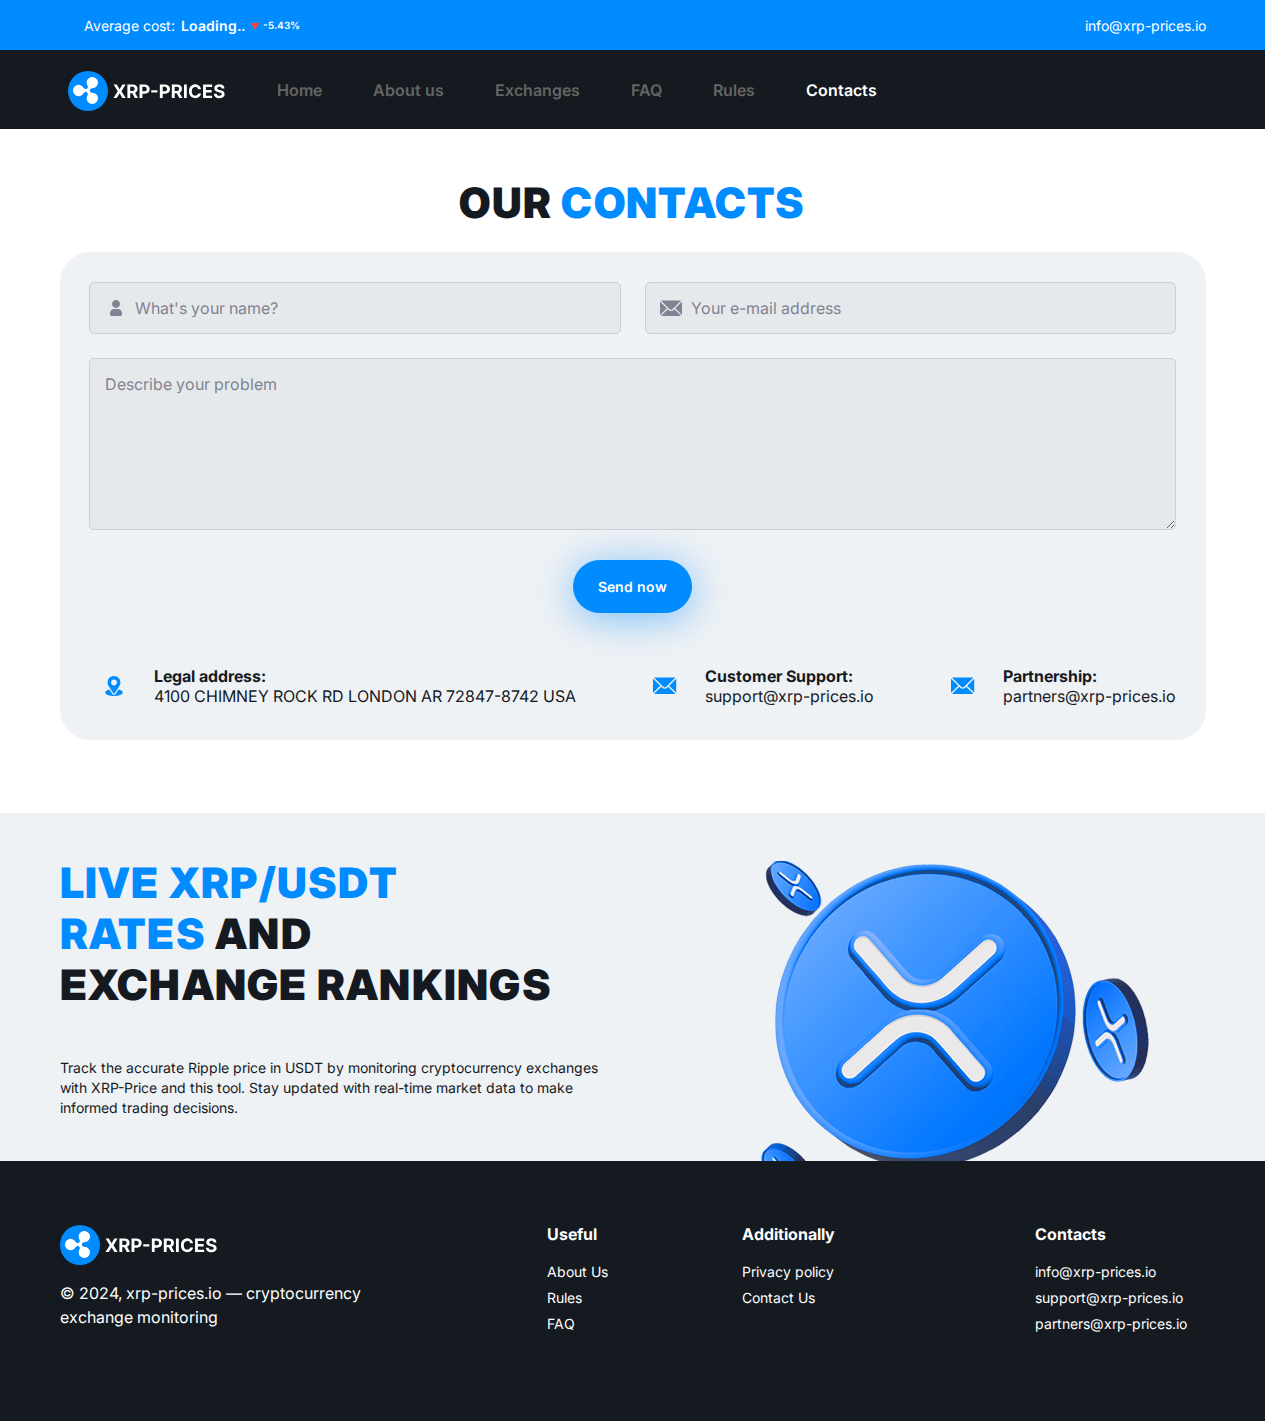
<file: Bitex Project/contacts.html>
<!doctype html>
<html lang="en" class="h-100" >


<!-- Mirrored from xrp-prices.io/contacts by HTTrack Website Copier/3.x [XR&CO'2014], Mon, 09 Dec 2024 11:57:48 GMT -->
<!-- Added by HTTrack --><meta http-equiv="content-type" content="text/html;charset=UTF-8" /><!-- /Added by HTTrack -->
<head>
    <meta charset="utf-8">
    <meta name="viewport" content="width=device-width, initial-scale=1">
    <title>Buy Ripple (XRP) in vetted exchangers</title>
    <meta name="description" content="Our monitoring of exchanges will help you choose the most favorable and reliable online
    exchange rate among all popular exchanges." />
    <link href="assets/css/fontsc81e.css?2" rel="stylesheet" />
    <link href="assets/css/animate.minc81e.css?2" rel="stylesheet" />
    <link rel="stylesheet" href="assets/css/dataTables.bootstrap5.min.css">
    <link href="assets/css/bootstrap.min.css" rel="stylesheet" />
    <link href="assets/css/stylesc81e.css?2" rel="stylesheet" />
    <link rel="shortcut icon" href="assets/img/favicon.svg" type="image/x-icon" />
    <link rel="icon" href="assets/img/faviconc4ca.svg?1" type="image/x-icon" />
</head>

<body class="d-flex flex-column h-100">
    <header>
        <div class="header-info animate__animated animate__fadeInDown">
            <div class="container h-100">
                <div class="user-info">
                    <div class="hi-start">

                        <p class="wth-icon">
                            <img src="assets/img/icons/exchange.svg" />Average cost:
                            <b id="h-course">Loading..</b>
                            <span id="h-procent"><img src="assets/img/icons/arrow-down.svg" /> -5.43%</span>
                        </p>
                    </div>
                    <div class="hi-end">
                        <a href="cdn-cgi/l/email-protection.html#335a5d555c734b414343415a50561d5d5647"><span class="__cf_email__" data-cfemail="a2cbccc4cde2dad0d28fd2d0cbc1c7d18ccbcd">[email&#160;protected]</span></a>
                    </div>
                </div>
            </div>
        </div>
        <nav class="navbar navbar-expand-lg navbar-dark" aria-label="Offcanvas navbar large">
            <div class="container">
                <a class="navbar-brand d-block d-lg-none" href="index.html"><img src="assets/img/logoa87f.svg?4" alt="Limanode" /></a>
                <button class="navbar-toggler" type="button" data-bs-toggle="offcanvas" data-bs-target="#offcanvasNavbar2" aria-controls="offcanvasNavbar2" aria-label="Toggle navigation">
                    <span class="navbar-toggler-icon"></span>
                </button>
                <div class="offcanvas offcanvas-end text-bg-dark" tabindex="-1" id="offcanvasNavbar2" aria-labelledby="offcanvasNavbar2Label">
                    <div class="offcanvas-header">
                        <h5 class="offcanvas-title" id="offcanvasNavbar2Label">
                            <a class="navbar-brand" href="index.html"><img src="assets/img/logo.svg" alt="Limanode" /></a>
                        </h5>
                        <button type="button" class="btn-close btn-close-white" data-bs-dismiss="offcanvas" aria-label="Close"></button>
                    </div>
                    <div class="offcanvas-body">
                        <ul class="navbar-nav justify-content-center flex-grow-1 pe-3">
                            <li class="d-none d-lg-block"><a class="nav-link" href="index.html"><img src="assets/img/logo.svg"></a></li>
                            <li class="nav-item "><a class="nav-link" href="index.html">Home</a></li>
                            <li class="nav-item "><a class="nav-link" href="about.html">About us</a></li>
                            <li class="nav-item"><a class="nav-link" href="index.html#exchanges">Exchanges</a></li>
                            <li class="nav-item "><a class="nav-link" href="faq.html">FAQ</a></li>
                            <li class="nav-item "><a class="nav-link" href="terms.html">Rules</a></li>
                            <li class="nav-item active"><a class="nav-link" href="contacts.html">Contacts</a></li>
                                                    </ul>
                    </div>
                </div>
            </div>
        </nav>
    </header>
    <main>
<section class="sec-def pt-5">
  <div class="container">
    <div class="row">
      <div class="section-title text-center">
        <h1>OUR <span>CONTACTS</span>
        </h1>
      </div>
    </div>
    <div class="article mt-4">
      <div class="row">
        <div class="col-lg-12">
          <form action="#">
            <div class="row">
              <div class="col-lg-6 mb-4">
                <div class="xinput">
                  <div class="xinput-icon">
                    <img src="assets/img/icons/user.svg">
                  </div>
                  <input class="w-100" type="text" placeholder="What's your name?">
                </div>
              </div>
              <div class="col-lg-6 mb-4">
                <div class="xinput">
                  <div class="xinput-icon">
                    <img src="assets/img/icons/email.svg">
                  </div>
                  <input class="w-100" type="text" placeholder="Your e-mail address">
                </div>
              </div>
              <div class="col-lg-12 mb-4">
                <div class="xinput">
                  <textarea class="w-100" cols="10" rows="7" placeholder="Describe your problem"></textarea>
                </div>
              </div>
              <div class="col-lg-12 text-center">
                <button type="button" class="btn-def"> Send now</button>
              </div>
            </div>
          </form>
        </div>
        <div class="col-lg-12 mt-5">
          <div class="contacts-blocks">
            <div class="contact-block">
              <div class="contact-icon">
                <img src="assets/img/icons/location.svg">
              </div>
              <div class="contact-text">
                <h4>Legal address:</h4>
                <p>4100 CHIMNEY ROCK RD LONDON AR 72847-8742 USA</p>
              </div>
            </div>
            <div class="contact-block">
              <div class="contact-icon">
                <img src="assets/img/icons/envelope.svg">
              </div>
              <div class="contact-text">
                <h4>Customer Support:</h4>
                <p><a href="cdn-cgi/l/email-protection.html" class="__cf_email__" data-cfemail="12616762627d6066526a60623f62607b7177613c7b7d">[email&#160;protected]</a></p>
              </div>
            </div>
            <div class="contact-block">
              <div class="contact-icon">
                <img src="assets/img/icons/envelope.svg">
              </div>
              <div class="contact-text">
                <h4>Partnership:</h4>
                <p><a href="cdn-cgi/l/email-protection.html" class="__cf_email__" data-cfemail="c2b2a3b0b6aca7b0b182bab0b2efb2b0aba1a7b1ecabad">[email&#160;protected]</a></p>
              </div>
            </div>
          </div>
        </div>
      </div>
    </div>
  </div>
</section>
<section class="bg-sdr mt-5">
    <div class="container">
        <div class="row align-items-center">
            <div class="col-lg-6 text-top">
                <div class="site-desc">
                    <h2><span>Live XRP/USDT Rates</span> and Exchange Rankings</h2>
                    <p class="mt-5">
                        Track the accurate Ripple price in USDT by monitoring cryptocurrency exchanges with XRP-Price and this tool. Stay updated with real-time market data to make informed trading decisions.
                    </p>
                </div>
            </div>
            <div class="col-lg-6 image-bottom">
                <img src="assets/img/xrp_right.png" class="mt-5">
            </div>
        </div>
    </div>
</section>
</main>
<footer class="footer mt-auto py-3">
    <div class="container">
        <div class="row justify-content-center justify-content-lg-start text-center text-lg-start py-5">
            <div class="col-lg-5 mb-3">
                <div class="pe-0 pe-lg-5">
                    <a href="index.html" class="d-flex align-items-center mb-3 justify-content-center justify-content-lg-start">
                        <img src="assets/img/logo.svg">
                    </a>
                    <p class="text-ln-main mw-copy">
                        © 2024, xrp-prices.io
                        — cryptocurrency<br> exchange monitoring
                    </p>
                </div>
            </div>
            <div class="col-lg-2 mb-3">
                <h5>Useful</h5>
                <ul class="nav flex-column">
                    <li class="nav-item mb-2">
                        <a href="about.html" class="nav-link p-0">About Us</a>
                    </li>
                    <li class="nav-item mb-2">
                        <a href="terms.html" class="nav-link p-0">Rules</a>
                    </li>
                    <li class="nav-item mb-2">
                        <a href="faq.html" class="nav-link p-0">FAQ</a>
                    </li>
                </ul>
            </div>
            <div class="col-lg-3 mb-3">
                <h5>Additionally</h5>
                <ul class="nav flex-column">
                    <li class="nav-item mb-2">
                        <a href="privacy.html" class="nav-link p-0">Privacy policy</a>
                    </li>
                    <li class="nav-item mb-2">
                        <a href="contacts.html" class="nav-link p-0">Contact Us</a>
                    </li>
                </ul>
            </div>
            <div class="col-lg-2 mb-3">
                <h5>Contacts</h5>
                <ul class="nav flex-column">
                    <li class="nav-item mb-2">
                        <a href="cdn-cgi/l/email-protection.html#85ecebe3eac5fdf7f5f5f7ece6e0abebe0f1" class="nav-link p-0"><span class="__cf_email__" data-cfemail="f29b9c949db28a8082df82809b919781dc9b9d">[email&#160;protected]</span></a>
                    </li>
                    <li class="nav-item mb-2">
                        <a href="cdn-cgi/l/email-protection.html#02717772726d7076427a707272706b61672c6c6776" class="nav-link p-0"><span class="__cf_email__" data-cfemail="fb888e8b8b94898fbb83898bd68b8992989e88d59294">[email&#160;protected]</span></a>
                    </li>
                    <li class="nav-item mb-2">
                        <a href="cdn-cgi/l/email-protection.html#fa8a9b888e949f8889ba82888a8a8893999fd4949f8e" class="nav-link p-0"><span class="__cf_email__" data-cfemail="01716073756f647372417973712c7173686264722f686e">[email&#160;protected]</span></a>
                    </li>
                </ul>
            </div>
        </div>
    </div>
</footer>
<script data-cfasync="false" src="cdn-cgi/scripts/5c5dd728/cloudflare-static/email-decode.min.js"></script><script src="assets/js/bootstrap.bundle.min.js"></script>
<script src="assets/js/jquery-3.5.1.min.js"></script>
<script src="assets/js/dataTables.min.js"></script>
<script src="assets/js/dataTables.bootstrap5.min.js"></script>
<script src="assets/js/interaction.js"></script>
<script src="assets/js/chart.js"></script>
<script src="assets/js/mainc4ca.js?1"></script>
</body>


<!-- Mirrored from xrp-prices.io/contacts by HTTrack Website Copier/3.x [XR&CO'2014], Mon, 09 Dec 2024 11:57:49 GMT -->
</html>
</file>
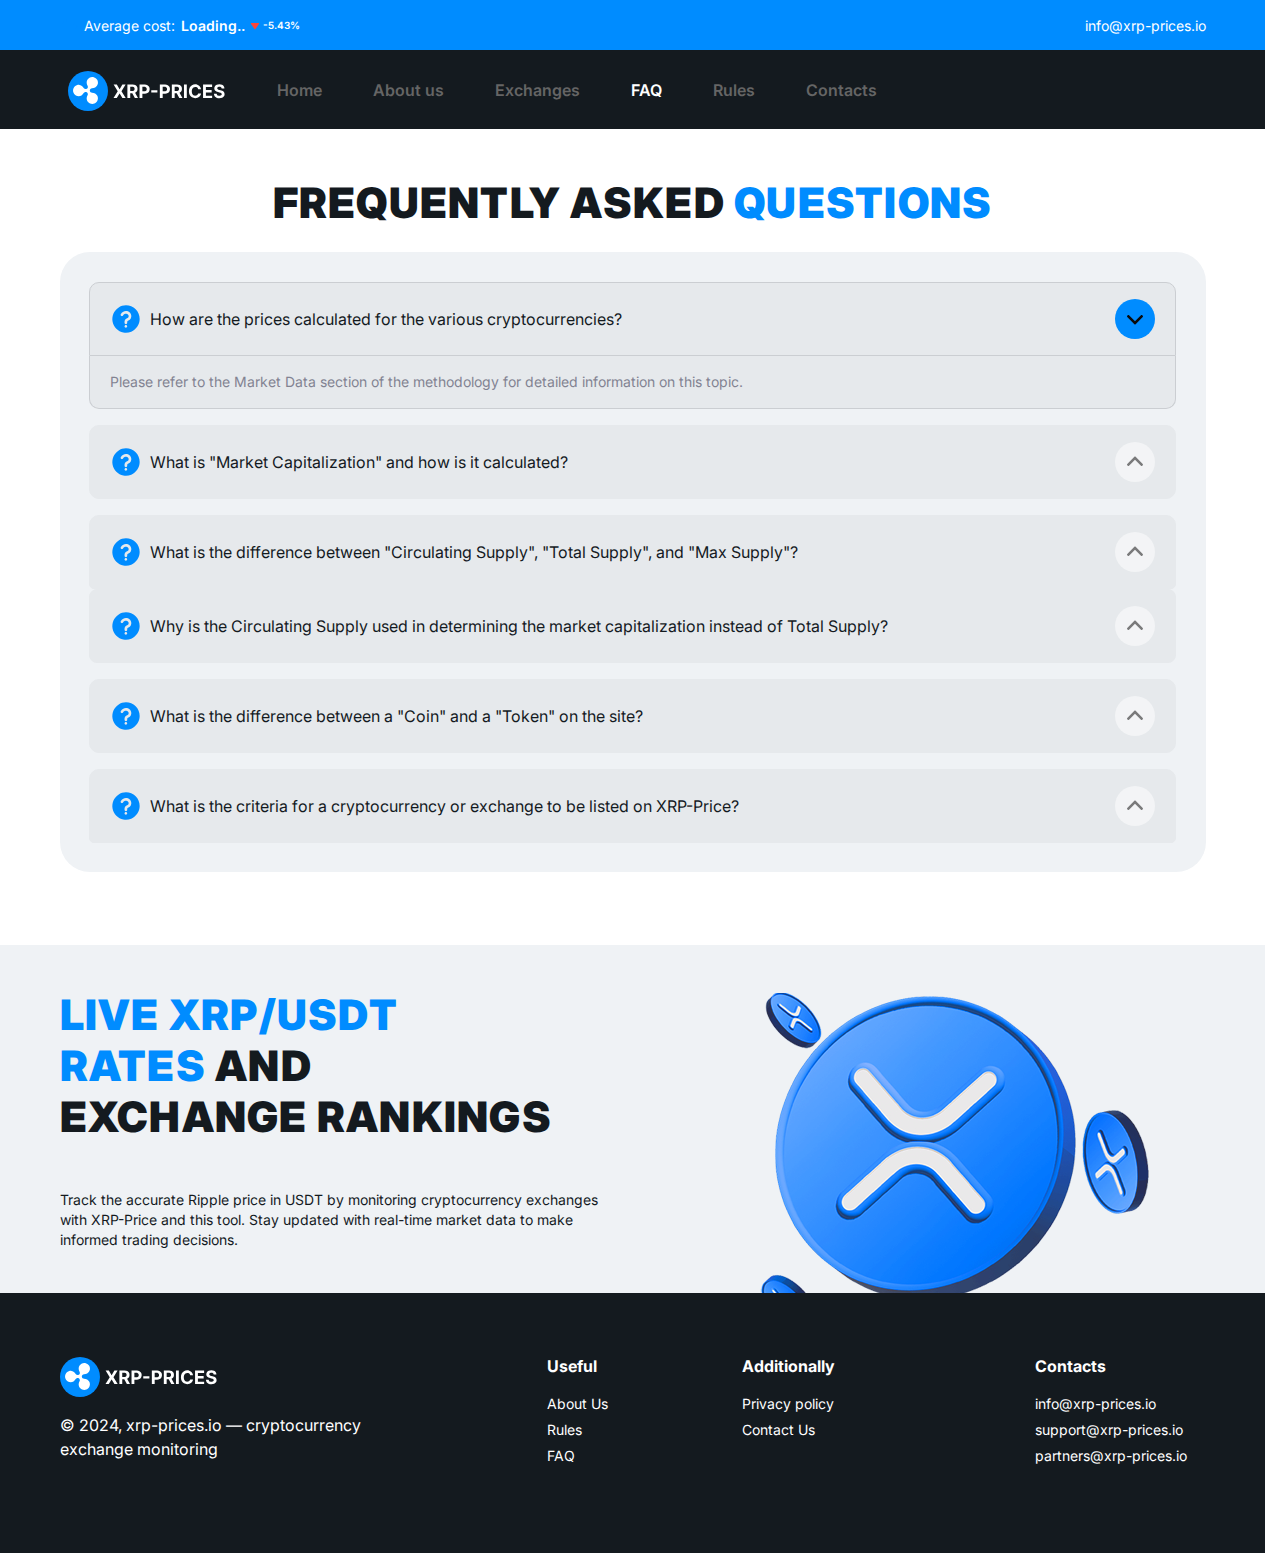
<file: Bitex Project/faq.html>
<!doctype html>
<html lang="en" class="h-100" >


<!-- Mirrored from xrp-prices.io/faq by HTTrack Website Copier/3.x [XR&CO'2014], Mon, 09 Dec 2024 11:57:47 GMT -->
<!-- Added by HTTrack --><meta http-equiv="content-type" content="text/html;charset=UTF-8" /><!-- /Added by HTTrack -->
<head>
    <meta charset="utf-8">
    <meta name="viewport" content="width=device-width, initial-scale=1">
    <title>Buy Ripple (XRP) in vetted exchangers</title>
    <meta name="description" content="Our monitoring of exchanges will help you choose the most favorable and reliable online
    exchange rate among all popular exchanges." />
    <link href="assets/css/fontsc81e.css?2" rel="stylesheet" />
    <link href="assets/css/animate.minc81e.css?2" rel="stylesheet" />
    <link rel="stylesheet" href="assets/css/dataTables.bootstrap5.min.css">
    <link href="assets/css/bootstrap.min.css" rel="stylesheet" />
    <link href="assets/css/stylesc81e.css?2" rel="stylesheet" />
    <link rel="shortcut icon" href="assets/img/favicon.svg" type="image/x-icon" />
    <link rel="icon" href="assets/img/faviconc4ca.svg?1" type="image/x-icon" />
</head>

<body class="d-flex flex-column h-100">
    <header>
        <div class="header-info animate__animated animate__fadeInDown">
            <div class="container h-100">
                <div class="user-info">
                    <div class="hi-start">

                        <p class="wth-icon">
                            <img src="assets/img/icons/exchange.svg" />Average cost:
                            <b id="h-course">Loading..</b>
                            <span id="h-procent"><img src="assets/img/icons/arrow-down.svg" /> -5.43%</span>
                        </p>
                    </div>
                    <div class="hi-end">
                        <a href="cdn-cgi/l/email-protection.html#3b52555d547b43494b4b4952585e15555e4f"><span class="__cf_email__" data-cfemail="9cf5f2faf3dce4eeecb1eceef5fff9efb2f5f3">[email&#160;protected]</span></a>
                    </div>
                </div>
            </div>
        </div>
        <nav class="navbar navbar-expand-lg navbar-dark" aria-label="Offcanvas navbar large">
            <div class="container">
                <a class="navbar-brand d-block d-lg-none" href="index.html"><img src="assets/img/logoa87f.svg?4" alt="Limanode" /></a>
                <button class="navbar-toggler" type="button" data-bs-toggle="offcanvas" data-bs-target="#offcanvasNavbar2" aria-controls="offcanvasNavbar2" aria-label="Toggle navigation">
                    <span class="navbar-toggler-icon"></span>
                </button>
                <div class="offcanvas offcanvas-end text-bg-dark" tabindex="-1" id="offcanvasNavbar2" aria-labelledby="offcanvasNavbar2Label">
                    <div class="offcanvas-header">
                        <h5 class="offcanvas-title" id="offcanvasNavbar2Label">
                            <a class="navbar-brand" href="index.html"><img src="assets/img/logo.svg" alt="Limanode" /></a>
                        </h5>
                        <button type="button" class="btn-close btn-close-white" data-bs-dismiss="offcanvas" aria-label="Close"></button>
                    </div>
                    <div class="offcanvas-body">
                        <ul class="navbar-nav justify-content-center flex-grow-1 pe-3">
                            <li class="d-none d-lg-block"><a class="nav-link" href="index.html"><img src="assets/img/logo.svg"></a></li>
                            <li class="nav-item "><a class="nav-link" href="index.html">Home</a></li>
                            <li class="nav-item "><a class="nav-link" href="about.html">About us</a></li>
                            <li class="nav-item"><a class="nav-link" href="index.html#exchanges">Exchanges</a></li>
                            <li class="nav-item active"><a class="nav-link" href="faq.html">FAQ</a></li>
                            <li class="nav-item "><a class="nav-link" href="terms.html">Rules</a></li>
                            <li class="nav-item "><a class="nav-link" href="contacts.html">Contacts</a></li>
                                                    </ul>
                    </div>
                </div>
            </div>
        </nav>
    </header>
    <main>
<section class="sec-def pt-5">
  <div class="container">
    <div class="row">
      <div class="section-title text-center">
        <h1>Frequently Asked <span>Questions</span></h1>
      </div>
    </div>
    <div class="article mt-4">
      <div class="row">
        <div class="col-lg-12">
          <div class="accordion">
            <div class="accordion-item">
              <h2 class="accordion-header" id="headingOne">
                <button class="accordion-button gap-2" type="button" data-bs-toggle="collapse" data-bs-target="#collapseOne" aria-expanded="true" aria-controls="collapseOne">
                  <img src="assets/img/icons/question.svg"> <span>How are the prices calculated for the various cryptocurrencies?</span>
                </button>
              </h2>
              <div id="collapseOne" class="accordion-collapse collapse show" aria-labelledby="headingOne" data-bs-parent="#accordionFAQ">
                <div class="accordion-body">
                  Please refer to the Market Data section of the methodology for detailed information on this topic.
                </div>
              </div>
            </div>
            <div class="accordion-item">
              <h2 class="accordion-header" id="headingTwo">
                <button class="accordion-button collapsed gap-2" type="button" data-bs-toggle="collapse" data-bs-target="#collapseTwo" aria-expanded="false" aria-controls="collapseTwo">
                  <img src="assets/img/icons/question.svg"> <span>What is "Market Capitalization" and how is it calculated?</span>
                </button>
              </h2>
              <div id="collapseTwo" class="accordion-collapse collapse" aria-labelledby="headingTwo" data-bs-parent="#accordionFAQ">
                <div class="accordion-body">
              Market Capitalization is one way to rank the relative size of a cryptocurrency. It's calculated by multiplying the Price by the Circulating Supply.
<br><br>
Market Cap = Price X Circulating Supply.
                </div>
              </div>
            </div>
            <div class="accordion-item">
              <h2 class="accordion-header" id="headingThree">
                <button class="accordion-button collapsed gap-2" type="button" data-bs-toggle="collapse" data-bs-target="#collapseThree" aria-expanded="false" aria-controls="collapseThree">
                  <img src="assets/img/icons/question.svg"> <span>What is the difference between "Circulating Supply", "Total Supply", and "Max Supply"?</span>
                </button>
              </h2>
              <div id="collapseThree" class="accordion-collapse collapse" aria-labelledby="headingThree" data-bs-parent="#accordionFAQ">
                <div class="accordion-body">
                  Circulating Supply is the best approximation of the number of coins that are circulating in the market and in the general public's hands.
Total Supply is the total amount of coins in existence right now (minus any coins that have been verifiably burned).
Max Supply is the best approximation of the maximum amount of coins that will ever exist in the lifetime of the cryptocurrency.
                </div>
              </div>
            </div>
          </div>
          <div class="accordion">
            <div class="accordion-item">
              <h2 class="accordion-header" id="heading5">
                <button class="accordion-button collapsed gap-2" type="button" data-bs-toggle="collapse" data-bs-target="#collapse5" aria-expanded="true" aria-controls="collapse5">
                  <img src="assets/img/icons/question.svg"> <span>Why is the Circulating Supply used in determining the market capitalization instead of Total Supply?</span>
                </button>
              </h2>
              <div id="collapse5" class="accordion-collapse collapse" aria-labelledby="heading5" data-bs-parent="#accordionFAQ">
                <div class="accordion-body">
We've found that Circulating Supply is a much better metric for determining the market capitalization. Coins that are locked, reserved, or not able to be sold on the public market are coins that can't affect the price and thus should not be allowed to affect the market capitalization as well. The method of using the Circulating Supply is analogous to the method of using public float for determining the market capitalization of companies in traditional investing.
                </div>
              </div>
            </div>
            <div class="accordion-item">
              <h2 class="accordion-header" id="heading6">
                <button class="accordion-button collapsed gap-2" type="button" data-bs-toggle="collapse" data-bs-target="#collapse6" aria-expanded="false" aria-controls="collapse6">
                  <img src="assets/img/icons/question.svg"> <span>What is the difference between a "Coin" and a "Token" on the site?</span>
                </button>
              </h2>
              <div id="collapse6" class="accordion-collapse collapse" aria-labelledby="heading6" data-bs-parent="#accordionFAQ">
                <div class="accordion-body">
                  A Coin is a cryptocurrency that can operate independently.

A Token is a cryptocurrency that depends on another cryptocurrency as a platform to operate. Check out the crypto tokens listings to view a list of tokens and their respective platforms.
                </div>
              </div>
            </div>
            <div class="accordion-item">
              <h2 class="accordion-header" id="heading7">
                <button class="accordion-button collapsed gap-2" type="button" data-bs-toggle="collapse" data-bs-target="#collapse7" aria-expanded="false" aria-controls="collapse7">
                  <img src="assets/img/icons/question.svg"> <span>What is the criteria for a cryptocurrency or exchange to be listed on XRP-Price?</span>
                </button>
              </h2>
              <div id="collapse7" class="accordion-collapse collapse" aria-labelledby="heading7" data-bs-parent="#accordionFAQ">
                <div class="accordion-body">
                  Please refer to the Listings Criteria section of the methodology for detailed information on this topic.
                </div>
              </div>
            </div>
          </div>
        </div>
      </div>
    </div>
  </div>
</section>
<section class="bg-sdr mt-5">
    <div class="container">
        <div class="row align-items-center">
            <div class="col-lg-6 text-top">
                <div class="site-desc">
                    <h2><span>Live XRP/USDT Rates</span> and Exchange Rankings</h2>
                    <p class="mt-5">
                        Track the accurate Ripple price in USDT by monitoring cryptocurrency exchanges with XRP-Price and this tool. Stay updated with real-time market data to make informed trading decisions.
                    </p>
                </div>
            </div>
            <div class="col-lg-6 image-bottom">
                <img src="assets/img/xrp_right.png" class="mt-5">
            </div>
        </div>
    </div>
</section>
</main>
<footer class="footer mt-auto py-3">
    <div class="container">
        <div class="row justify-content-center justify-content-lg-start text-center text-lg-start py-5">
            <div class="col-lg-5 mb-3">
                <div class="pe-0 pe-lg-5">
                    <a href="index.html" class="d-flex align-items-center mb-3 justify-content-center justify-content-lg-start">
                        <img src="assets/img/logo.svg">
                    </a>
                    <p class="text-ln-main mw-copy">
                        © 2024, xrp-prices.io
                        — cryptocurrency<br> exchange monitoring
                    </p>
                </div>
            </div>
            <div class="col-lg-2 mb-3">
                <h5>Useful</h5>
                <ul class="nav flex-column">
                    <li class="nav-item mb-2">
                        <a href="about.html" class="nav-link p-0">About Us</a>
                    </li>
                    <li class="nav-item mb-2">
                        <a href="terms.html" class="nav-link p-0">Rules</a>
                    </li>
                    <li class="nav-item mb-2">
                        <a href="faq.html" class="nav-link p-0">FAQ</a>
                    </li>
                </ul>
            </div>
            <div class="col-lg-3 mb-3">
                <h5>Additionally</h5>
                <ul class="nav flex-column">
                    <li class="nav-item mb-2">
                        <a href="privacy.html" class="nav-link p-0">Privacy policy</a>
                    </li>
                    <li class="nav-item mb-2">
                        <a href="contacts.html" class="nav-link p-0">Contact Us</a>
                    </li>
                </ul>
            </div>
            <div class="col-lg-2 mb-3">
                <h5>Contacts</h5>
                <ul class="nav flex-column">
                    <li class="nav-item mb-2">
                        <a href="cdn-cgi/l/email-protection.html#224b4c444d625a505252504b41470c4c4756" class="nav-link p-0"><span class="__cf_email__" data-cfemail="f1989f979eb1898381dc818398929482df989e">[email&#160;protected]</span></a>
                    </li>
                    <li class="nav-item mb-2">
                        <a href="cdn-cgi/l/email-protection.html#1c6f696c6c736e685c646e6c6c6e757f7932727968" class="nav-link p-0"><span class="__cf_email__" data-cfemail="6a191f1a1a05181e2a12181a471a1803090f19440305">[email&#160;protected]</span></a>
                    </li>
                    <li class="nav-item mb-2">
                        <a href="cdn-cgi/l/email-protection.html#4939283b3d272c3b3a09313b39393b202a2c67272c3d" class="nav-link p-0"><span class="__cf_email__" data-cfemail="0c7c6d7e7862697e7f4c747e7c217c7e656f697f226563">[email&#160;protected]</span></a>
                    </li>
                </ul>
            </div>
        </div>
    </div>
</footer>
<script data-cfasync="false" src="cdn-cgi/scripts/5c5dd728/cloudflare-static/email-decode.min.js"></script><script src="assets/js/bootstrap.bundle.min.js"></script>
<script src="assets/js/jquery-3.5.1.min.js"></script>
<script src="assets/js/dataTables.min.js"></script>
<script src="assets/js/dataTables.bootstrap5.min.js"></script>
<script src="assets/js/interaction.js"></script>
<script src="assets/js/chart.js"></script>
<script src="assets/js/mainc4ca.js?1"></script>
</body>


<!-- Mirrored from xrp-prices.io/faq by HTTrack Website Copier/3.x [XR&CO'2014], Mon, 09 Dec 2024 11:57:48 GMT -->
</html>
</file>
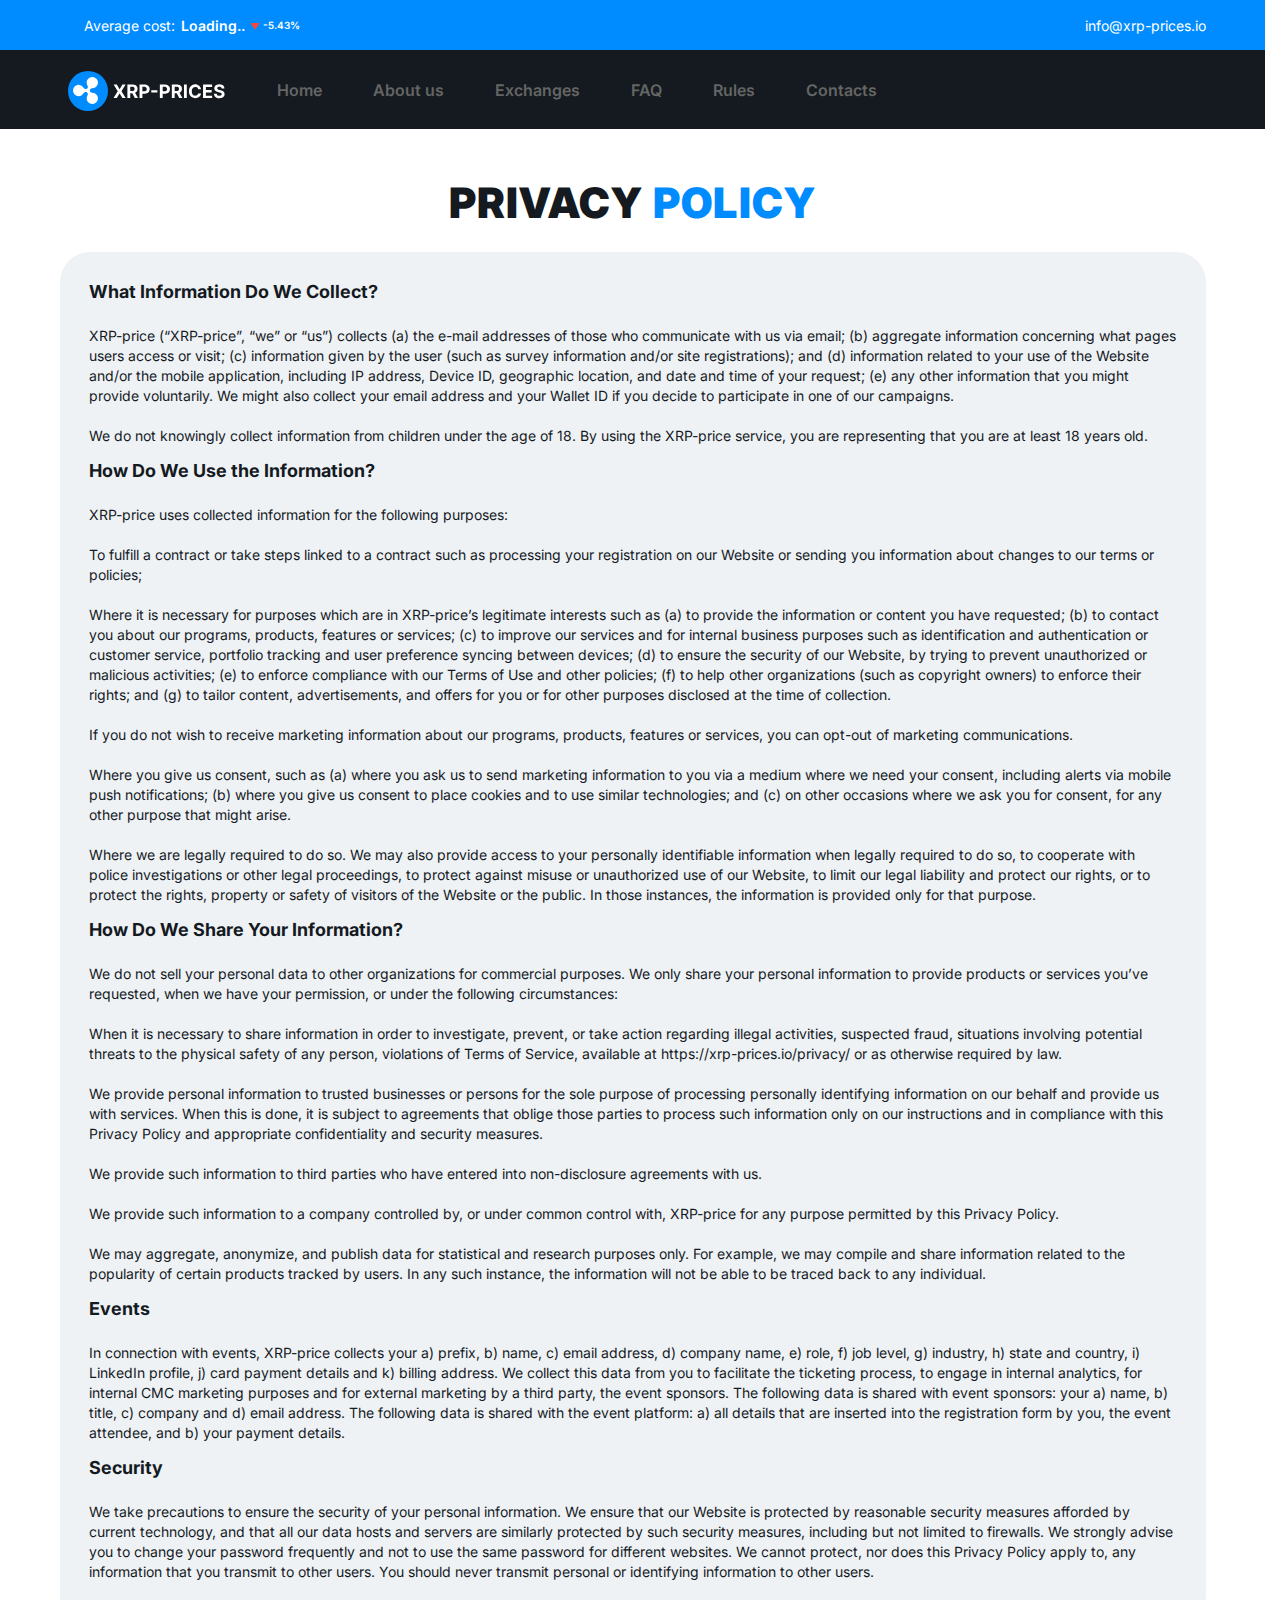
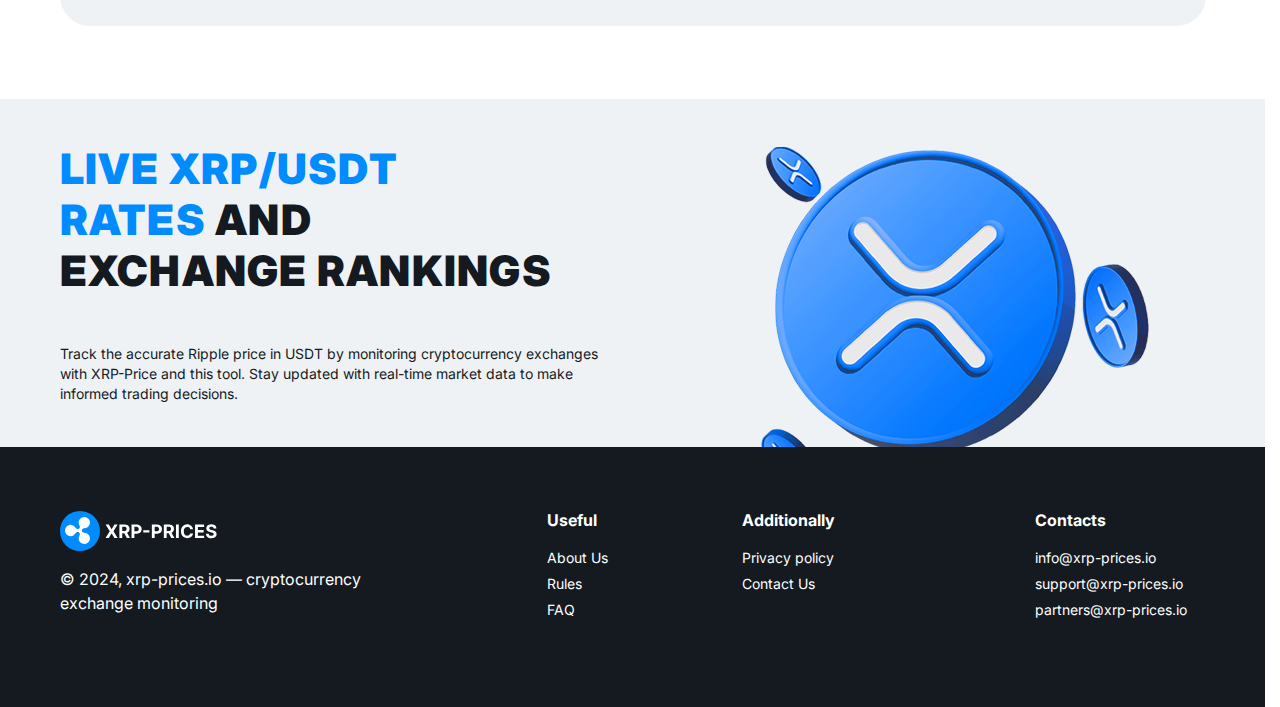
<file: Bitex Project/privacy.html>
<!doctype html>
<html lang="en" class="h-100" >


<!-- Mirrored from xrp-prices.io/privacy by HTTrack Website Copier/3.x [XR&CO'2014], Mon, 09 Dec 2024 11:57:50 GMT -->
<!-- Added by HTTrack --><meta http-equiv="content-type" content="text/html;charset=UTF-8" /><!-- /Added by HTTrack -->
<head>
    <meta charset="utf-8">
    <meta name="viewport" content="width=device-width, initial-scale=1">
    <title>Buy Ripple (XRP) in vetted exchangers</title>
    <meta name="description" content="Our monitoring of exchanges will help you choose the most favorable and reliable online
    exchange rate among all popular exchanges." />
    <link href="assets/css/fontsc81e.css?2" rel="stylesheet" />
    <link href="assets/css/animate.minc81e.css?2" rel="stylesheet" />
    <link rel="stylesheet" href="assets/css/dataTables.bootstrap5.min.css">
    <link href="assets/css/bootstrap.min.css" rel="stylesheet" />
    <link href="assets/css/stylesc81e.css?2" rel="stylesheet" />
    <link rel="shortcut icon" href="assets/img/favicon.svg" type="image/x-icon" />
    <link rel="icon" href="assets/img/faviconc4ca.svg?1" type="image/x-icon" />
</head>

<body class="d-flex flex-column h-100">
    <header>
        <div class="header-info animate__animated animate__fadeInDown">
            <div class="container h-100">
                <div class="user-info">
                    <div class="hi-start">

                        <p class="wth-icon">
                            <img src="assets/img/icons/exchange.svg" />Average cost:
                            <b id="h-course">Loading..</b>
                            <span id="h-procent"><img src="assets/img/icons/arrow-down.svg" /> -5.43%</span>
                        </p>
                    </div>
                    <div class="hi-end">
                        <a href="cdn-cgi/l/email-protection.html#e0898e868fa09892909092898385ce8e8594"><span class="__cf_email__" data-cfemail="f29b9c949db28a8082df82809b919781dc9b9d">[email&#160;protected]</span></a>
                    </div>
                </div>
            </div>
        </div>
        <nav class="navbar navbar-expand-lg navbar-dark" aria-label="Offcanvas navbar large">
            <div class="container">
                <a class="navbar-brand d-block d-lg-none" href="index.html"><img src="assets/img/logoa87f.svg?4" alt="Limanode" /></a>
                <button class="navbar-toggler" type="button" data-bs-toggle="offcanvas" data-bs-target="#offcanvasNavbar2" aria-controls="offcanvasNavbar2" aria-label="Toggle navigation">
                    <span class="navbar-toggler-icon"></span>
                </button>
                <div class="offcanvas offcanvas-end text-bg-dark" tabindex="-1" id="offcanvasNavbar2" aria-labelledby="offcanvasNavbar2Label">
                    <div class="offcanvas-header">
                        <h5 class="offcanvas-title" id="offcanvasNavbar2Label">
                            <a class="navbar-brand" href="index.html"><img src="assets/img/logo.svg" alt="Limanode" /></a>
                        </h5>
                        <button type="button" class="btn-close btn-close-white" data-bs-dismiss="offcanvas" aria-label="Close"></button>
                    </div>
                    <div class="offcanvas-body">
                        <ul class="navbar-nav justify-content-center flex-grow-1 pe-3">
                            <li class="d-none d-lg-block"><a class="nav-link" href="index.html"><img src="assets/img/logo.svg"></a></li>
                            <li class="nav-item "><a class="nav-link" href="index.html">Home</a></li>
                            <li class="nav-item "><a class="nav-link" href="about.html">About us</a></li>
                            <li class="nav-item"><a class="nav-link" href="index.html#exchanges">Exchanges</a></li>
                            <li class="nav-item "><a class="nav-link" href="faq.html">FAQ</a></li>
                            <li class="nav-item "><a class="nav-link" href="terms.html">Rules</a></li>
                            <li class="nav-item "><a class="nav-link" href="contacts.html">Contacts</a></li>
                                                    </ul>
                    </div>
                </div>
            </div>
        </nav>
    </header>
    <main>
<section class="sec-def pt-5">
  <div class="container">
    <div class="row">
      <div class="section-title text-center">
        <h1>privacy <span>policy</span>
        </h1>
      </div>
    </div>
    <div class="article mt-4">
      <div class="row">
        <div class="col-lg-12">
          <p class="description-text">
            <span class="desc-title mb-4">What Information Do We Collect?</span>
            <span class="desc-text">
              XRP-price (“XRP-price”, “we” or “us”) collects (a) the e-mail addresses of those who communicate with us via email; (b) aggregate information concerning what
              pages users access or visit; (c) information given by the user (such as survey information and/or site registrations); and (d) information related to your use of
              the Website and/or the mobile application, including IP address, Device ID, geographic location, and date and time of your request; (e) any other information
              that you might provide voluntarily. We might also collect your email address and your Wallet ID if you decide to participate in one of our campaigns.
              <br><br>
              We do not knowingly collect information from children under the age of 18. By using the XRP-price service, you are representing that you are at least
              18 years old.
            </span>
            <span class="desc-title mb-4">How Do We Use the Information?</span>
            <span class="desc-text">
              XRP-price uses collected information for the following purposes:
              <br><br>
              To fulfill a contract or take steps linked to a contract such as processing your registration on our Website or sending you information about changes to our
              terms or policies;
              <br><br>
              Where it is necessary for purposes which are in XRP-price’s legitimate interests such as (a) to provide the information or content you have requested; (b) to
              contact you about our programs, products, features or services; (c) to improve our services and for internal business purposes such as identification and
              authentication or customer service, portfolio tracking and user preference syncing between devices; (d) to ensure the security of our Website, by trying to
              prevent unauthorized or malicious activities; (e) to enforce compliance with our Terms of Use and other policies; (f) to help other organizations
              (such as copyright owners) to enforce their rights; and (g) to tailor content, advertisements, and offers for you or for other purposes disclosed at the
              time of collection.
              <br><br>
              If you do not wish to receive marketing information about our programs, products, features or services, you can opt-out of marketing communications.
              <br><br>
              Where you give us consent, such as (a) where you ask us to send marketing information to you via a medium where we need your consent, including alerts via
              mobile push notifications; (b) where you give us consent to place cookies and to use similar technologies; and (c) on other occasions where we ask you for
              consent, for any other purpose that might arise.
              <br><br>
              Where we are legally required to do so. We may also provide access to your personally identifiable information when legally required to do so, to cooperate
              with police investigations or other legal proceedings, to protect against misuse or unauthorized use of our Website, to limit our legal liability and protect our
              rights, or to protect the rights, property or safety of visitors of the Website or the public. In those instances, the information is provided only for that purpose.
            </span>
            <span class="desc-title mb-4">How Do We Share Your Information?</span>
            <span class="desc-text">
              We do not sell your personal data to other organizations for commercial purposes. We only share your personal information to provide products or services
              you’ve requested, when we have your permission, or under the following circumstances:
              <br><br>
              When it is necessary to share information in order to investigate, prevent, or take action regarding illegal activities, suspected fraud, situations involving
              potential threats to the physical safety of any person, violations of Terms of Service, available at https://xrp-prices.io/privacy/ or as otherwise required by law.
              <br><br>
              We provide personal information to trusted businesses or persons for the sole purpose of processing personally identifying information on our behalf and
              provide us with services. When this is done, it is subject to agreements that oblige those parties to process such information only on our instructions and in
              compliance with this Privacy Policy and appropriate confidentiality and security measures.
              <br><br>
              We provide such information to third parties who have entered into non-disclosure agreements with us.
              <br><br>
              We provide such information to a company controlled by, or under common control with, XRP-price for any purpose permitted by this Privacy Policy.
              <br><br>
              We may aggregate, anonymize, and publish data for statistical and research purposes only. For example, we may compile and share information related to the
              popularity of certain products tracked by users. In any such instance, the information will not be able to be traced back to any individual.
            </span>
            <span class="desc-title mb-4">Events</span>
            <span class="desc-text">
              In connection with events, XRP-price collects your a) prefix, b) name, c) email address, d) company name, e) role, f) job level, g) industry, h) state and country,
              i) LinkedIn profile, j) card payment details and k) billing address. We collect this data from you to facilitate the ticketing process, to engage in internal analytics,
              for internal CMC marketing purposes and for external marketing by a third party, the event sponsors. The following data is shared with event sponsors:
              your a) name, b) title, c) company and d) email address. The following data is shared with the event platform: a) all details that are inserted into the registration
              form by you, the event attendee, and b) your payment details.
            </span>
            <span class="desc-title mb-4">Security</span>
            <span class="desc-text">
              We take precautions to ensure the security of your personal information. We ensure that our Website is protected by reasonable security measures afforded by
              current technology, and that all our data hosts and servers are similarly protected by such security measures, including but not limited to firewalls. We strongly
              advise you to change your password frequently and not to use the same password for different websites. We cannot protect, nor does this Privacy Policy
              apply to, any information that you transmit to other users. You should never transmit personal or identifying information to other users.
            </span>
          </p>
        </div>
      </div>
    </div>
  </div>
</section>
<section class="bg-sdr mt-5">
    <div class="container">
        <div class="row align-items-center">
            <div class="col-lg-6 text-top">
                <div class="site-desc">
                    <h2><span>Live XRP/USDT Rates</span> and Exchange Rankings</h2>
                    <p class="mt-5">
                        Track the accurate Ripple price in USDT by monitoring cryptocurrency exchanges with XRP-Price and this tool. Stay updated with real-time market data to make informed trading decisions.
                    </p>
                </div>
            </div>
            <div class="col-lg-6 image-bottom">
                <img src="assets/img/xrp_right.png" class="mt-5">
            </div>
        </div>
    </div>
</section>
</main>
<footer class="footer mt-auto py-3">
    <div class="container">
        <div class="row justify-content-center justify-content-lg-start text-center text-lg-start py-5">
            <div class="col-lg-5 mb-3">
                <div class="pe-0 pe-lg-5">
                    <a href="index.html" class="d-flex align-items-center mb-3 justify-content-center justify-content-lg-start">
                        <img src="assets/img/logo.svg">
                    </a>
                    <p class="text-ln-main mw-copy">
                        © 2024, xrp-prices.io
                        — cryptocurrency<br> exchange monitoring
                    </p>
                </div>
            </div>
            <div class="col-lg-2 mb-3">
                <h5>Useful</h5>
                <ul class="nav flex-column">
                    <li class="nav-item mb-2">
                        <a href="about.html" class="nav-link p-0">About Us</a>
                    </li>
                    <li class="nav-item mb-2">
                        <a href="terms.html" class="nav-link p-0">Rules</a>
                    </li>
                    <li class="nav-item mb-2">
                        <a href="faq.html" class="nav-link p-0">FAQ</a>
                    </li>
                </ul>
            </div>
            <div class="col-lg-3 mb-3">
                <h5>Additionally</h5>
                <ul class="nav flex-column">
                    <li class="nav-item mb-2">
                        <a href="privacy.html" class="nav-link p-0">Privacy policy</a>
                    </li>
                    <li class="nav-item mb-2">
                        <a href="contacts.html" class="nav-link p-0">Contact Us</a>
                    </li>
                </ul>
            </div>
            <div class="col-lg-2 mb-3">
                <h5>Contacts</h5>
                <ul class="nav flex-column">
                    <li class="nav-item mb-2">
                        <a href="cdn-cgi/l/email-protection.html#4b22252d240b33393b3b3922282e65252e3f" class="nav-link p-0"><span class="__cf_email__" data-cfemail="167f787079566e64663b66647f757365387f79">[email&#160;protected]</span></a>
                    </li>
                    <li class="nav-item mb-2">
                        <a href="cdn-cgi/l/email-protection.html#a5d6d0d5d5cad7d1e5ddd7d5d5d7ccc6c08bcbc0d1" class="nav-link p-0"><span class="__cf_email__" data-cfemail="cfbcbabfbfa0bdbb8fb7bdbfe2bfbda6acaabce1a6a0">[email&#160;protected]</span></a>
                    </li>
                    <li class="nav-item mb-2">
                        <a href="cdn-cgi/l/email-protection.html#9cecfdeee8f2f9eeefdce4eeececeef5fff9b2f2f9e8" class="nav-link p-0"><span class="__cf_email__" data-cfemail="d9a9b8abadb7bcabaa99a1aba9f4a9abb0babcaaf7b0b6">[email&#160;protected]</span></a>
                    </li>
                </ul>
            </div>
        </div>
    </div>
</footer>
<script data-cfasync="false" src="cdn-cgi/scripts/5c5dd728/cloudflare-static/email-decode.min.js"></script><script src="assets/js/bootstrap.bundle.min.js"></script>
<script src="assets/js/jquery-3.5.1.min.js"></script>
<script src="assets/js/dataTables.min.js"></script>
<script src="assets/js/dataTables.bootstrap5.min.js"></script>
<script src="assets/js/interaction.js"></script>
<script src="assets/js/chart.js"></script>
<script src="assets/js/mainc4ca.js?1"></script>
</body>


<!-- Mirrored from xrp-prices.io/privacy by HTTrack Website Copier/3.x [XR&CO'2014], Mon, 09 Dec 2024 11:57:50 GMT -->
</html>
</file>
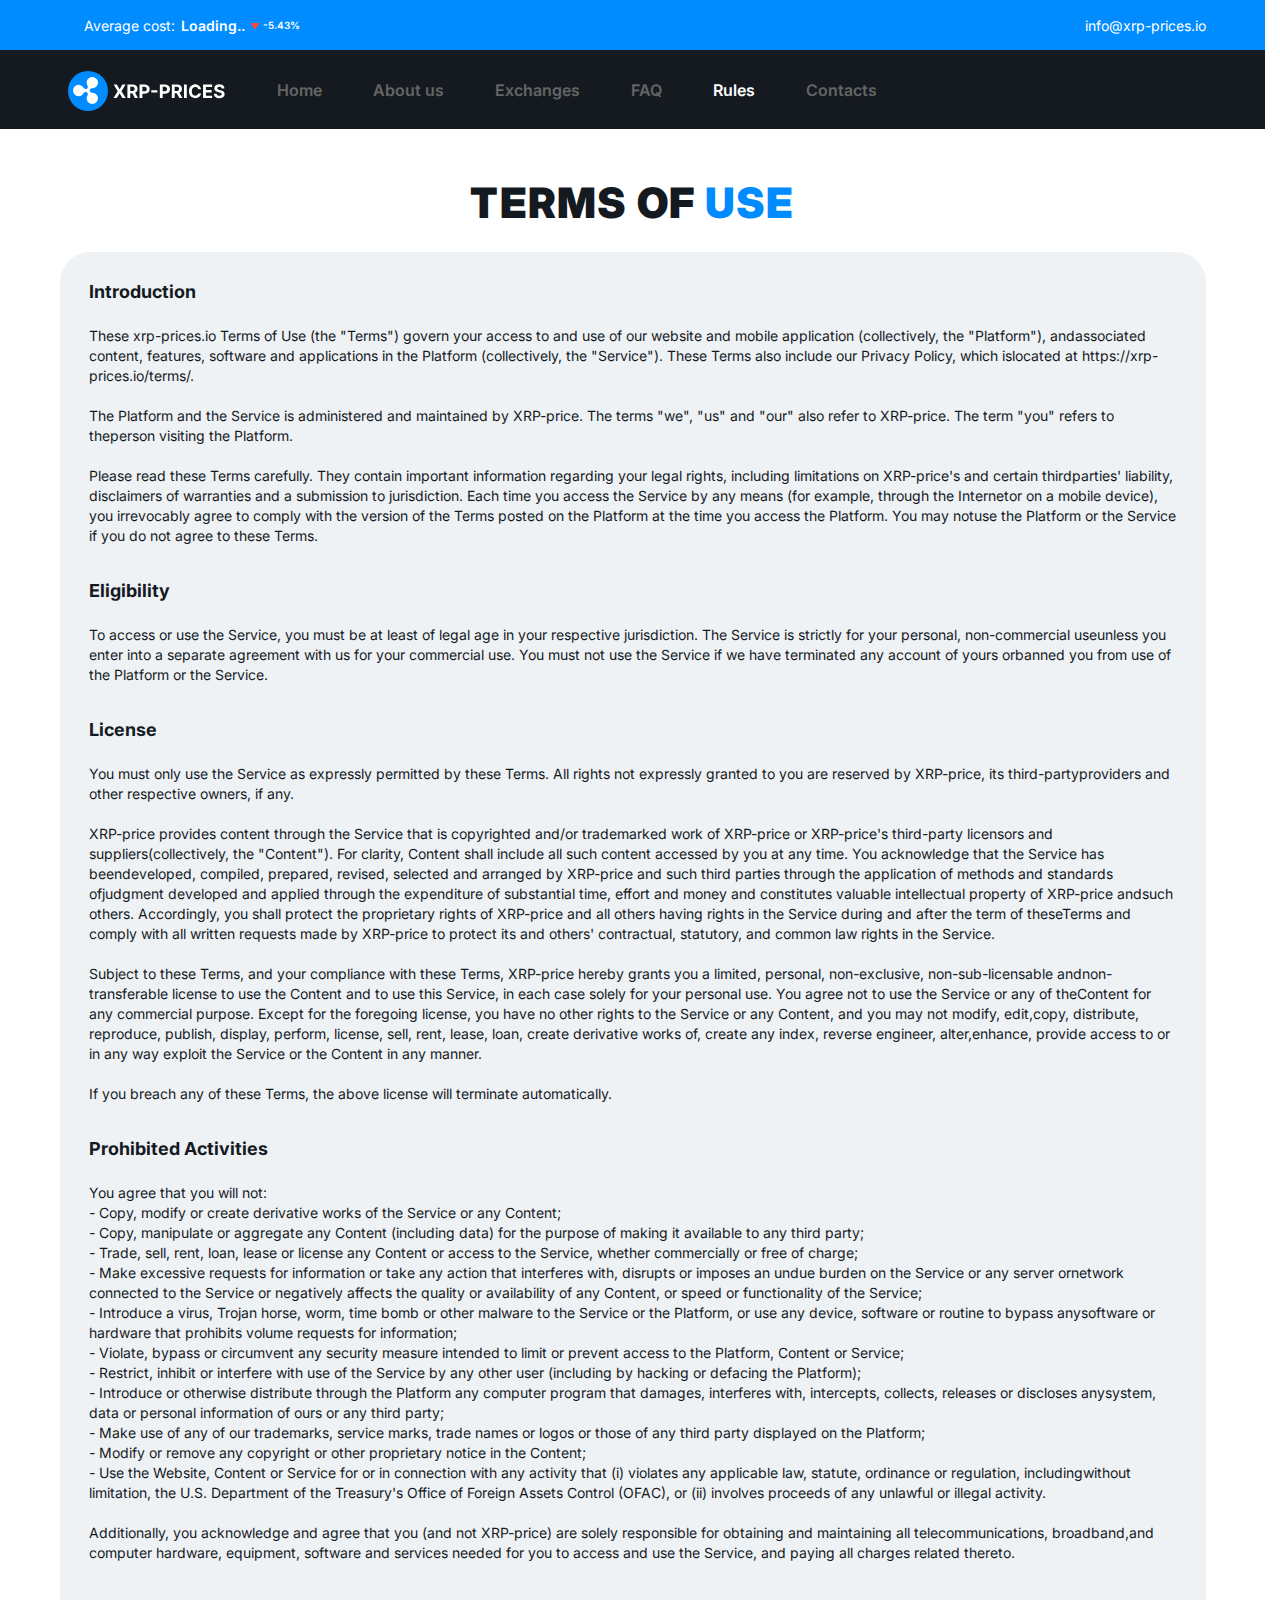
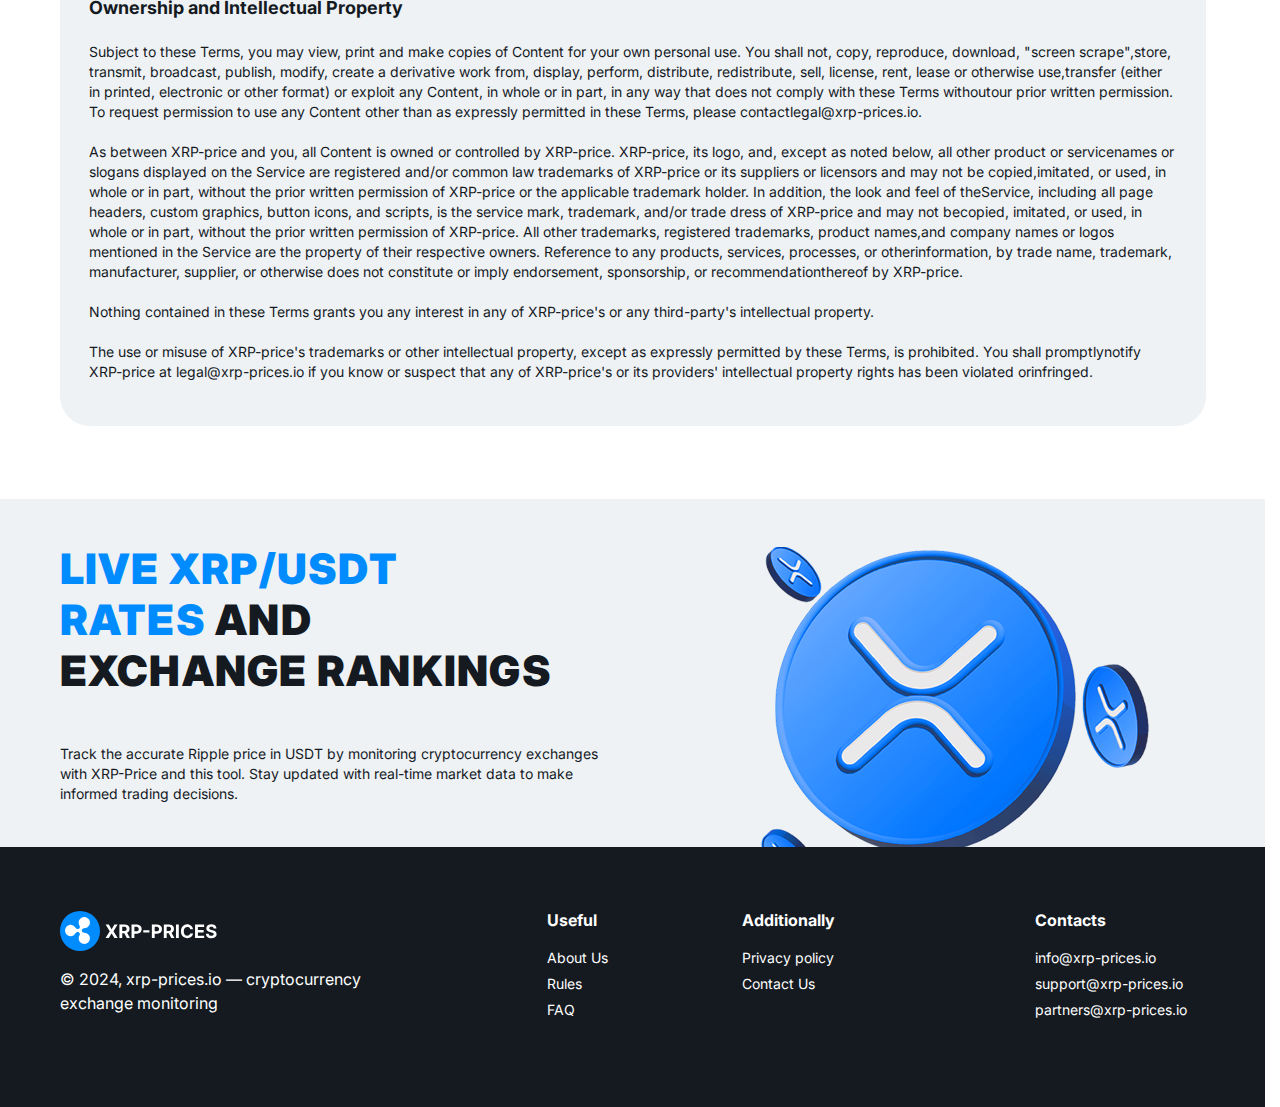
<file: Bitex Project/terms.html>
<!doctype html>
<html lang="en" class="h-100" >


<!-- Mirrored from xrp-prices.io/terms by HTTrack Website Copier/3.x [XR&CO'2014], Mon, 09 Dec 2024 11:57:48 GMT -->
<!-- Added by HTTrack --><meta http-equiv="content-type" content="text/html;charset=UTF-8" /><!-- /Added by HTTrack -->
<head>
    <meta charset="utf-8">
    <meta name="viewport" content="width=device-width, initial-scale=1">
    <title>Buy Ripple (XRP) in vetted exchangers</title>
    <meta name="description" content="Our monitoring of exchanges will help you choose the most favorable and reliable online
    exchange rate among all popular exchanges." />
    <link href="assets/css/fontsc81e.css?2" rel="stylesheet" />
    <link href="assets/css/animate.minc81e.css?2" rel="stylesheet" />
    <link rel="stylesheet" href="assets/css/dataTables.bootstrap5.min.css">
    <link href="assets/css/bootstrap.min.css" rel="stylesheet" />
    <link href="assets/css/stylesc81e.css?2" rel="stylesheet" />
    <link rel="shortcut icon" href="assets/img/favicon.svg" type="image/x-icon" />
    <link rel="icon" href="assets/img/faviconc4ca.svg?1" type="image/x-icon" />
</head>

<body class="d-flex flex-column h-100">
    <header>
        <div class="header-info animate__animated animate__fadeInDown">
            <div class="container h-100">
                <div class="user-info">
                    <div class="hi-start">

                        <p class="wth-icon">
                            <img src="assets/img/icons/exchange.svg" />Average cost:
                            <b id="h-course">Loading..</b>
                            <span id="h-procent"><img src="assets/img/icons/arrow-down.svg" /> -5.43%</span>
                        </p>
                    </div>
                    <div class="hi-end">
                        <a href="cdn-cgi/l/email-protection.html#cba2a5ada48bb3b9bbbbb9a2a8aee5a5aebf"><span class="__cf_email__" data-cfemail="9af3f4fcf5dae2e8eab7eae8f3f9ffe9b4f3f5">[email&#160;protected]</span></a>
                    </div>
                </div>
            </div>
        </div>
        <nav class="navbar navbar-expand-lg navbar-dark" aria-label="Offcanvas navbar large">
            <div class="container">
                <a class="navbar-brand d-block d-lg-none" href="index.html"><img src="assets/img/logoa87f.svg?4" alt="Limanode" /></a>
                <button class="navbar-toggler" type="button" data-bs-toggle="offcanvas" data-bs-target="#offcanvasNavbar2" aria-controls="offcanvasNavbar2" aria-label="Toggle navigation">
                    <span class="navbar-toggler-icon"></span>
                </button>
                <div class="offcanvas offcanvas-end text-bg-dark" tabindex="-1" id="offcanvasNavbar2" aria-labelledby="offcanvasNavbar2Label">
                    <div class="offcanvas-header">
                        <h5 class="offcanvas-title" id="offcanvasNavbar2Label">
                            <a class="navbar-brand" href="index.html"><img src="assets/img/logo.svg" alt="Limanode" /></a>
                        </h5>
                        <button type="button" class="btn-close btn-close-white" data-bs-dismiss="offcanvas" aria-label="Close"></button>
                    </div>
                    <div class="offcanvas-body">
                        <ul class="navbar-nav justify-content-center flex-grow-1 pe-3">
                            <li class="d-none d-lg-block"><a class="nav-link" href="index.html"><img src="assets/img/logo.svg"></a></li>
                            <li class="nav-item "><a class="nav-link" href="index.html">Home</a></li>
                            <li class="nav-item "><a class="nav-link" href="about.html">About us</a></li>
                            <li class="nav-item"><a class="nav-link" href="index.html#exchanges">Exchanges</a></li>
                            <li class="nav-item "><a class="nav-link" href="faq.html">FAQ</a></li>
                            <li class="nav-item active"><a class="nav-link" href="terms.html">Rules</a></li>
                            <li class="nav-item "><a class="nav-link" href="contacts.html">Contacts</a></li>
                                                    </ul>
                    </div>
                </div>
            </div>
        </nav>
    </header>
    <main>
<section class="sec-def pt-5">
  <div class="container">
    <div class="row">
      <div class="section-title text-center">
        <h1>Terms of <span>Use</span>
        </h1>
      </div>
    </div>
    <div class="article mt-4">
      <div class="row">
        <div class="col-lg-12">
          <p class="description-text">
            <span class="desc-title mb-4">Introduction</span>
            <span class="desc-text">These xrp-prices.io Terms of Use (the &#34;Terms&#34;) govern your access to and use of our website and
              mobile application (collectively, the &#34;Platform&#34;), andassociated content, features, software and
              applications in the Platform (collectively, the &#34;Service&#34;). These Terms also include our Privacy
              Policy, which islocated at https://xrp-prices.io/terms/.
              <br><br>
              The Platform and the Service is administered and maintained by XRP-price. The terms &#34;we&#34;, &#34;us&#34; and &#34;our&#34; also refer to
              XRP-price. The term &#34;you&#34; refers to theperson visiting the Platform.
              <br><br>
              Please read these Terms carefully. They contain important information regarding your legal rights, including limitations
              on XRP-price&#39;s and certain thirdparties&#39; liability, disclaimers of warranties and a submission
              to jurisdiction. Each time you access the Service by any means (for example, through the Internetor on a
              mobile device), you irrevocably agree to comply with the version of the Terms posted on the Platform at the
              time you access the Platform. You may notuse the Platform or the Service if you do not agree to these
              Terms.</span>
            <br>
            <span class="desc-title mb-4">Eligibility</span>
            <span class="desc-text">To access or use the Service, you must be at least of legal age in your respective jurisdiction. The Service
              is strictly for your personal, non-commercial useunless you enter into a separate agreement with us for
              your commercial use. You must not use the Service if we have terminated any account of yours orbanned
              you from use of the Platform or the Service.</span>
            <br>
            <span class="desc-title mb-4">License</span>
            <span class="desc-text">You must only use the Service as expressly permitted by these Terms. All rights not expressly granted to you
              are reserved by XRP-price, its third-partyproviders and other respective owners, if any.
              <br><br>
              XRP-price provides content through the Service that is copyrighted and/or trademarked work of
              XRP-price or XRP-price&#39;s third-party licensors and suppliers(collectively, the &#34;Content&#34;).
              For clarity, Content shall include all such content accessed by you at any time. You acknowledge that the
              Service has beendeveloped, compiled, prepared, revised, selected and arranged by XRP-price and such
              third parties through the application of methods and standards ofjudgment developed and applied through
              the expenditure of substantial time, effort and money and constitutes valuable intellectual property of
              XRP-price andsuch others. Accordingly, you shall protect the proprietary rights of XRP-price and all
              others having rights in the Service during and after the term of theseTerms and comply with all written
              requests made by XRP-price to protect its and others&#39; contractual, statutory, and common law rights in the
              Service.
              <br><br>
              Subject to these Terms, and your compliance with these Terms, XRP-price hereby grants you
              a limited, personal, non-exclusive, non-sub-licensable andnon-transferable license to use the Content
              and to use this Service, in each case solely for your personal use. You agree not to use the Service or any of
              theContent for any commercial purpose. Except for the foregoing license, you have no other rights to the
              Service or any Content, and you may not modify, edit,copy, distribute, reproduce, publish, display,
              perform, license, sell, rent, lease, loan, create derivative works of, create any index, reverse engineer,
              alter,enhance, provide access to or in any way exploit the Service or the Content in any manner.
              <br><br>
              If you breach any of these Terms, the above license will terminate automatically.</span>
            <br>
            <span class="desc-title mb-4">Prohibited Activities</span><span class="desc-text">You agree that you will not:
              <br>- Copy, modify or create derivative works of the Service or any Content;
              <br>- Copy, manipulate or aggregate any Content (including data) for the purpose of making it available to any third party;
              <br>- Trade, sell, rent, loan, lease or license any Content or
              access to the Service, whether commercially or free of charge;
              <br>- Make excessive requests for information or take any action that interferes with, disrupts or imposes an undue burden on the Service or any server ornetwork
              connected to the Service or negatively affects the quality or availability of any Content, or speed or
              functionality of the Service;
              <br> - Introduce a virus, Trojan horse, worm, time bomb or other malware to the
              Service or the Platform, or use any device, software or routine to bypass anysoftware or hardware that
              prohibits volume requests for information;
              <br>- Violate, bypass or circumvent any security measure intended to limit or prevent access to the Platform, Content or Service;
              <br>- Restrict, inhibit or interfere with use of the Service by any other user (including by hacking or defacing the Platform);
              <br>- Introduce or otherwise distribute through the Platform any computer program that damages, interferes with, intercepts, collects,
              releases or discloses anysystem, data or personal information of ours or any third party;
              <br>- Make use of any of our trademarks, service marks, trade names or logos or those of any third party displayed on the
              Platform;
              <br>- Modify or remove any copyright or other proprietary notice in the Content;
              <br>- Use the Website, Content or Service for or in connection with any activity that (i) violates any applicable law,
              statute, ordinance or regulation, includingwithout limitation, the U.S. Department of the Treasury&#39;s
              Office of Foreign Assets Control (OFAC), or (ii) involves proceeds of any unlawful or illegal activity.
              <br><br>
              Additionally, you acknowledge and agree that you (and not XRP-price) are solely responsible for obtaining and maintaining all
              telecommunications, broadband,and computer hardware, equipment, software and services needed for you to
              access and use the Service, and paying all charges related thereto.</span>
            <br>
            <span class="desc-title mb-4">Ownership and Intellectual Property</span><span class="desc-text">Subject to these Terms, you may view, print and make copies of
              Content for your own personal use. You shall not, copy, reproduce, download, &#34;screen scrape&#34;,store,
              transmit, broadcast, publish, modify, create a derivative work from, display, perform, distribute, redistribute,
              sell, license, rent, lease or otherwise use,transfer (either in printed, electronic or other format) or
              exploit any Content, in whole or in part, in any way that does not comply with these Terms withoutour
              prior written permission. To request permission to use any Content other than as expressly permitted in these
              Terms, please <a href="cdn-cgi/l/email-protection.html" class="__cf_email__" data-cfemail="9bf8f4f5effaf8eff7fefcfaf7dbe3e9ebb6ebe9f2f8fee8b5f2f4">[email&#160;protected]</a>.
              <br><br>
              As between XRP-price and you, all Content is owned or
              controlled by XRP-price. XRP-price, its logo, and, except as noted below, all other product or servicenames
              or slogans displayed on the Service are registered and/or common law trademarks of XRP-price or its suppliers or
              licensors and may not be copied,imitated, or used, in whole or in part, without the prior written
              permission of XRP-price or the applicable trademark holder. In addition, the look and feel of theService,
              including all page headers, custom graphics, button icons, and scripts, is the service mark, trademark, and/or
              trade dress of XRP-price and may not becopied, imitated, or used, in whole or in part, without the prior
              written permission of XRP-price. All other trademarks, registered trademarks, product names,and company
              names or logos mentioned in the Service are the property of their respective owners. Reference to any products,
              services, processes, or otherinformation, by trade name, trademark, manufacturer, supplier, or otherwise
              does not constitute or imply endorsement, sponsorship, or recommendationthereof by XRP-price.
              <br><br>
              Nothing contained in these Terms grants you any interest in any of XRP-price&#39;s or any third-party&#39;s intellectual
              property.
              <br><br>
              The use or misuse of XRP-price&#39;s trademarks or other intellectual property, except as
              expressly permitted by these Terms, is prohibited. You shall promptlynotify XRP-price at
              <a href="cdn-cgi/l/email-protection.html" class="__cf_email__" data-cfemail="fb979e9c9a97bb83898bd68b8992989e88d59294">[email&#160;protected]</a> if you know or suspect that any of XRP-price&#39;s or its providers&#39; intellectual
              property rights has been violated orinfringed.</span>
          </p>
        </div>
      </div>
    </div>
  </div>
</section>
<section class="bg-sdr mt-5">
    <div class="container">
        <div class="row align-items-center">
            <div class="col-lg-6 text-top">
                <div class="site-desc">
                    <h2><span>Live XRP/USDT Rates</span> and Exchange Rankings</h2>
                    <p class="mt-5">
                        Track the accurate Ripple price in USDT by monitoring cryptocurrency exchanges with XRP-Price and this tool. Stay updated with real-time market data to make informed trading decisions.
                    </p>
                </div>
            </div>
            <div class="col-lg-6 image-bottom">
                <img src="assets/img/xrp_right.png" class="mt-5">
            </div>
        </div>
    </div>
</section>
</main>
<footer class="footer mt-auto py-3">
    <div class="container">
        <div class="row justify-content-center justify-content-lg-start text-center text-lg-start py-5">
            <div class="col-lg-5 mb-3">
                <div class="pe-0 pe-lg-5">
                    <a href="index.html" class="d-flex align-items-center mb-3 justify-content-center justify-content-lg-start">
                        <img src="assets/img/logo.svg">
                    </a>
                    <p class="text-ln-main mw-copy">
                        © 2024, xrp-prices.io
                        — cryptocurrency<br> exchange monitoring
                    </p>
                </div>
            </div>
            <div class="col-lg-2 mb-3">
                <h5>Useful</h5>
                <ul class="nav flex-column">
                    <li class="nav-item mb-2">
                        <a href="about.html" class="nav-link p-0">About Us</a>
                    </li>
                    <li class="nav-item mb-2">
                        <a href="terms.html" class="nav-link p-0">Rules</a>
                    </li>
                    <li class="nav-item mb-2">
                        <a href="faq.html" class="nav-link p-0">FAQ</a>
                    </li>
                </ul>
            </div>
            <div class="col-lg-3 mb-3">
                <h5>Additionally</h5>
                <ul class="nav flex-column">
                    <li class="nav-item mb-2">
                        <a href="privacy.html" class="nav-link p-0">Privacy policy</a>
                    </li>
                    <li class="nav-item mb-2">
                        <a href="contacts.html" class="nav-link p-0">Contact Us</a>
                    </li>
                </ul>
            </div>
            <div class="col-lg-2 mb-3">
                <h5>Contacts</h5>
                <ul class="nav flex-column">
                    <li class="nav-item mb-2">
                        <a href="cdn-cgi/l/email-protection.html#92fbfcf4fdd2eae0e2e2e0fbf1f7bcfcf7e6" class="nav-link p-0"><span class="__cf_email__" data-cfemail="f29b9c949db28a8082df82809b919781dc9b9d">[email&#160;protected]</span></a>
                    </li>
                    <li class="nav-item mb-2">
                        <a href="cdn-cgi/l/email-protection.html#84f7f1f4f4ebf6f0c4fcf6f4f4f6ede7e1aaeae1f0" class="nav-link p-0"><span class="__cf_email__" data-cfemail="097a7c7979667b7d49717b7924797b606a6c7a276066">[email&#160;protected]</span></a>
                    </li>
                    <li class="nav-item mb-2">
                        <a href="cdn-cgi/l/email-protection.html#7909180b0d171c0b0a39010b09090b101a1c57171c0d" class="nav-link p-0"><span class="__cf_email__" data-cfemail="82f2e3f0f6ece7f0f1c2faf0f2aff2f0ebe1e7f1acebed">[email&#160;protected]</span></a>
                    </li>
                </ul>
            </div>
        </div>
    </div>
</footer>
<script data-cfasync="false" src="cdn-cgi/scripts/5c5dd728/cloudflare-static/email-decode.min.js"></script><script src="assets/js/bootstrap.bundle.min.js"></script>
<script src="assets/js/jquery-3.5.1.min.js"></script>
<script src="assets/js/dataTables.min.js"></script>
<script src="assets/js/dataTables.bootstrap5.min.js"></script>
<script src="assets/js/interaction.js"></script>
<script src="assets/js/chart.js"></script>
<script src="assets/js/mainc4ca.js?1"></script>
</body>


<!-- Mirrored from xrp-prices.io/terms by HTTrack Website Copier/3.x [XR&CO'2014], Mon, 09 Dec 2024 11:57:48 GMT -->
</html>
</file>
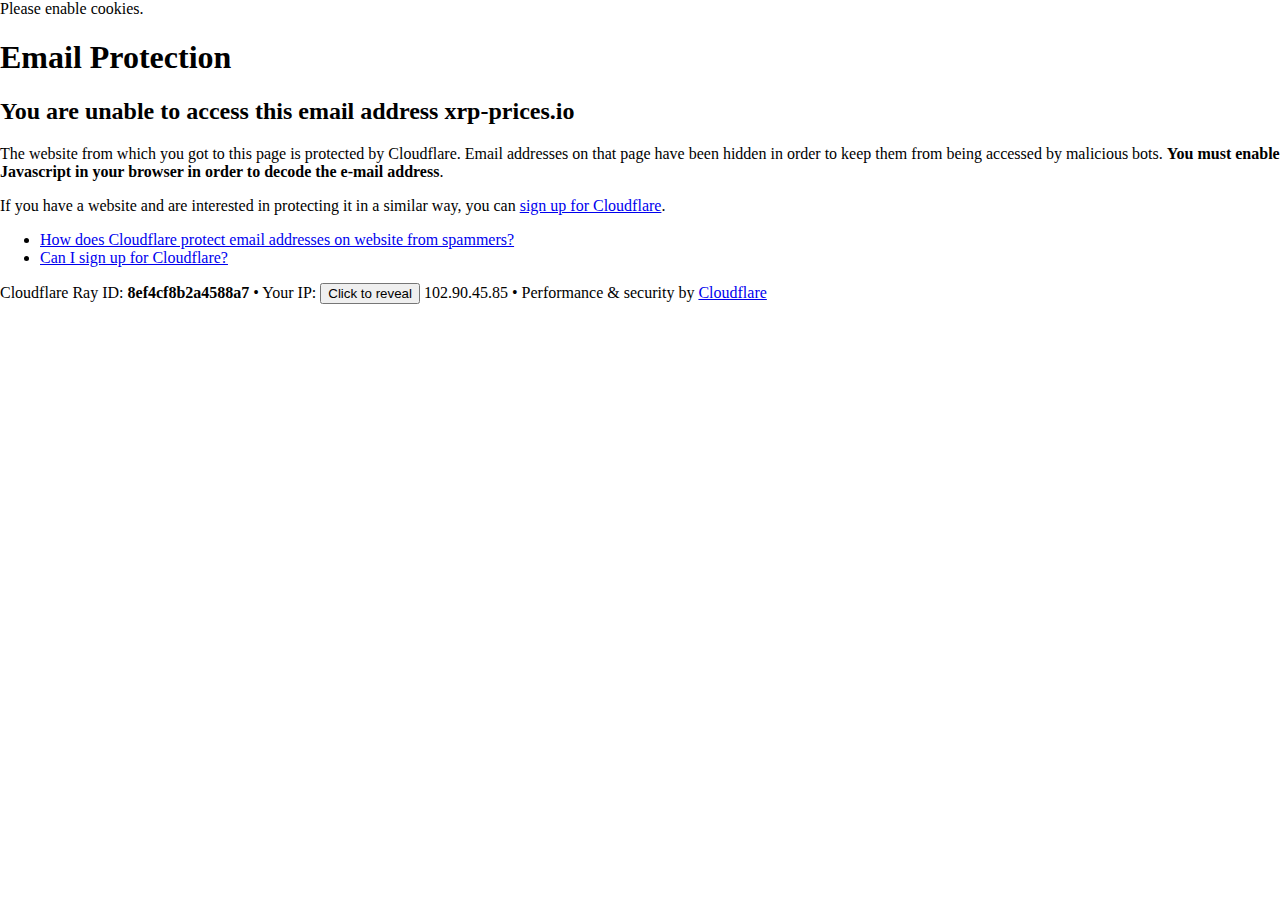
<file: Bitex Project/cdn-cgi/l/email-protection.html>
<!DOCTYPE html>
<!--[if lt IE 7]> <html class="no-js ie6 oldie" lang="en-US"> <![endif]-->
<!--[if IE 7]>    <html class="no-js ie7 oldie" lang="en-US"> <![endif]-->
<!--[if IE 8]>    <html class="no-js ie8 oldie" lang="en-US"> <![endif]-->
<!--[if gt IE 8]><!--> <html class="no-js" lang="en-US"> <!--<![endif]-->

<!-- Mirrored from xrp-prices.io/cdn-cgi/l/email-protection by HTTrack Website Copier/3.x [XR&CO'2014], Mon, 09 Dec 2024 11:57:46 GMT -->
<!-- Added by HTTrack --><meta http-equiv="content-type" content="text/html;charset=UTF-8" /><!-- /Added by HTTrack -->
<head>
<title>Email Protection | Cloudflare</title>
<meta charset="UTF-8" />
<meta http-equiv="Content-Type" content="text/html; charset=UTF-8" />
<meta http-equiv="X-UA-Compatible" content="IE=Edge" />
<meta name="robots" content="noindex, nofollow" />
<meta name="viewport" content="width=device-width,initial-scale=1" />
<link rel="stylesheet" id="cf_styles-css" href="https://xrp-prices.io/cdn-cgi/styles/cf.errors.css" />
<!--[if lt IE 9]><link rel="stylesheet" id='cf_styles-ie-css' href="/cdn-cgi/styles/cf.errors.ie.css" /><![endif]-->
<style>body{margin:0;padding:0}</style>


<!--[if gte IE 10]><!-->
<script>
  if (!navigator.cookieEnabled) {
    window.addEventListener('DOMContentLoaded', function () {
      var cookieEl = document.getElementById('cookie-alert');
      cookieEl.style.display = 'block';
    })
  }
</script>
<!--<![endif]-->


</head>
<body>
  <div id="cf-wrapper">
    <div class="cf-alert cf-alert-error cf-cookie-error" id="cookie-alert" data-translate="enable_cookies">Please enable cookies.</div>
    <div id="cf-error-details" class="cf-error-details-wrapper">
      <div class="cf-wrapper cf-header cf-error-overview">
        <h1 data-translate="block_headline">Email Protection</h1>
        <h2 class="cf-subheadline"><span data-translate="unable_to_access">You are unable to access this email address</span> xrp-prices.io</h2>
      </div><!-- /.header -->

      <div class="cf-section cf-wrapper">
        <div class="cf-columns two">
          <div class="cf-column">
            <p>The website from which you got to this page is protected by Cloudflare. Email addresses on that page have been hidden in order to keep them from being accessed by malicious bots. <strong>You must enable Javascript in your browser in order to decode the e-mail address</strong>.</p>
            <p>If you have a website and are interested in protecting it in a similar way, you can <a rel="noopener noreferrer" href="https://www.cloudflare.com/sign-up?utm_source=email_protection">sign up for Cloudflare</a>.</p>
          </div>

          <div class="cf-column">
            <div class="grid_4">
              <div class="rail">
                  <div class="panel">
                      <ul class="nobullets">
                        <li><a rel="noopener noreferrer" class="modal-link-faq" href="https://support.cloudflare.com/hc/en-us/articles/200170016-What-is-Email-Address-Obfuscation-">How does Cloudflare protect email addresses on website from spammers?</a></li>
                        <li><a rel="noopener noreferrer" class="modal-link-faq" href="https://support.cloudflare.com/hc/en-us/categories/200275218-Getting-Started">Can I sign up for Cloudflare?</a></li>
                    </ul>
                </div>
              </div>
            </div>
          </div>
        </div>
      </div><!-- /.section -->

      <div class="cf-error-footer cf-wrapper w-240 lg:w-full py-10 sm:py-4 sm:px-8 mx-auto text-center sm:text-left border-solid border-0 border-t border-gray-300">
  <p class="text-13">
    <span class="cf-footer-item sm:block sm:mb-1">Cloudflare Ray ID: <strong class="font-semibold">8ef4cf8b2a4588a7</strong></span>
    <span class="cf-footer-separator sm:hidden">&bull;</span>
    <span id="cf-footer-item-ip" class="cf-footer-item hidden sm:block sm:mb-1">
      Your IP:
      <button type="button" id="cf-footer-ip-reveal" class="cf-footer-ip-reveal-btn">Click to reveal</button>
      <span class="hidden" id="cf-footer-ip">102.90.45.85</span>
      <span class="cf-footer-separator sm:hidden">&bull;</span>
    </span>
    <span class="cf-footer-item sm:block sm:mb-1"><span>Performance &amp; security by</span> <a rel="noopener noreferrer" href="https://www.cloudflare.com/5xx-error-landing" id="brand_link" target="_blank">Cloudflare</a></span>
    
  </p>
  <script>(function(){function d(){var b=a.getElementById("cf-footer-item-ip"),c=a.getElementById("cf-footer-ip-reveal");b&&"classList"in b&&(b.classList.remove("hidden"),c.addEventListener("click",function(){c.classList.add("hidden");a.getElementById("cf-footer-ip").classList.remove("hidden")}))}var a=document;document.addEventListener&&a.addEventListener("DOMContentLoaded",d)})();</script>
</div><!-- /.error-footer -->


    </div><!-- /#cf-error-details -->
  </div><!-- /#cf-wrapper -->

  <script>
  window._cf_translation = {};
  
  
</script>

</body>

<!-- Mirrored from xrp-prices.io/cdn-cgi/l/email-protection by HTTrack Website Copier/3.x [XR&CO'2014], Mon, 09 Dec 2024 11:57:46 GMT -->
</html>
</file>
<file: Bitex Project/assets/css/fontsc81e.css>
@import url('https://fonts.googleapis.com/css2?family=Inter:ital,opsz,wght@0,14..32,100..900;1,14..32,100..900&amp;display=swap');
</file>
<file: Bitex Project/assets/css/stylesc81e.css>
:root {
  --main-color: #008CFF;
  --secondary-color: #0475d1;
  --background-color: #050625;
  --background-color-secondary: #121330;
  --border-color: #042151;
  --text-main: #fff;
  --text-secondary: #848484;
}

* {
  margin: 0;
  padding: 0;
  border: 0;
  outline: 0;
}

*,
*::before,
*::after {
  box-sizing: border-box;
}

html {
  scroll-behavior: smooth;
  scrollbar-gutter: stable;
  padding-right: 0 !important;
}

body {
  background: #fff;
  font-family: "Inter", sans-serif;
}

a,
p,
span,
h1,
h2,
h3,
h4,
h5,
h6 {
  margin: 0;
}

a,
a:link,
a:visited {
  text-decoration: none;
}

a:hover {
  text-decoration: none;
}

ul,
ul li {
  list-style: none;
}

input,
textarea,
button,
select {
  outline: none;
  font-family: inherit;
  font-size: inherit;
  color: inherit;
  background-color: transparent;
}

input:focus,
input:active,
button:focus,
button:active {
  outline: none;
}

input::-ms-clear {
  display: none;
}

button.navbar-toggler {
  border: none !important;
  box-shadow: none !important;
}

button.btn-close {
  border: none !important;
  box-shadow: none !important;
}

img {
  max-width: 100%;
}

.navbar-toggler:hover {
  text-decoration: none;
  box-shadow: none !important;
}

.modal-open {
  padding-right: 0 !important;
}

.offcanvas-body,
.offcanvas-header {
  background-color: #141a1f;
}

.mw-copy {
  max-width: 385px;
}

.text-ln-main {
  color: var(--text-main) !important;
}

.text-ln-secondary {
  color: var(--text-secondary);
}

.btn-def {
  display: inline-block;
  color: var(--text-main);
  font-size: 14px;
  font-style: normal;
  font-weight: 600;
  line-height: normal;
  font-size: 14px;
  font-style: normal;
  font-weight: 600;
  line-height: normal;
  background-color: var(--main-color);
  border: 1px solid var(--main-color);
  padding: 17px 24px;
  border-radius: 65px;
  white-space: nowrap;
  box-shadow: 0px 5px 40px 0px rgba(0, 140, 255, 0.50);
  transition: 0.3s;
}

.btn-def:hover {
  color: var(--text-main);
  background-color: var(--secondary-color);
  border: 1px solid var(--secondary-color);
  transition: 0.3s;
}

.btn-def-outline {
  display: block;
  color: var(--text-main);
  font-size: 14px;
  font-style: normal;
  font-weight: 600;
  line-height: normal;
  background-color: transparent;
  border: 1px solid var(--main-color);
  padding: 15px 25px;
  border-radius: 10px;
  transition: 0.3s;
}

.btn-def-outline:hover {
  color: var(--background-color-secondary);
  background-color: var(--main-color);
  border: 1px solid var(--secondary-color);
  transition: 0.3s;
}

.btn-white-profile {
  border-radius: 4px;
  background-color: var(--text-main);
  border: 1px solid var(--text-main);
  padding: 5px 19px;
  transition: 0.3s;
}

.btn-white-profile:hover {
  background-color: var(--text-main);
  border: 1px solid var(--text-main);
  opacity: 0.5;
  transition: 0.3s;
}

.btn-def-profile {
  border-radius: 4px;
  background-color: var(--main-color);
  border: 1px solid var(--main-color);
  padding: 5px 19px;
  transition: 0.3s;
}

.navbar-buttons {
  display: flex;
  align-items: center;
  gap: 10px;
}

.navbar-buttons .btn-def,
.navbar-buttons .btn-def-outline {
  padding: 10px 15px;
}

.dropdown-menu {
  color: var(--text-main);
  border-radius: 10px;
  border: 1px solid var(--border-color);
  background: var(--background-color);
}

ul.dropdown-menu {
  min-width: 92px;
  margin-top: 5px;
}

.dropdown-menu li {
  padding: 4px 0;
}

.dropdown-item {
  color: var(--text-main);
  background: var(--background-color);
}

.dropdown-item:focus,
.dropdown-item:hover {
  color: var(--text-main);
  background: var(--background-color-secondary);
}

header {
  background-color: #008CFF;
}

.bg-sdr {
  background-color: #eff2f5;
}

.header-info {
  background-color: #008CFF;
  height: 50px;
  width: 100%;
}

.user-info {
  display: flex;
  justify-content: space-between;
  align-content: center;
  align-items: center;
  height: 100%;
}

.user-info p {
  color: #fff;
  font-style: normal;
  font-weight: 400;
  font-size: 14px;
}

.user-info p b {
  color: var(--text-main);
  color: #FFF;
  font-style: normal;
  font-weight: 600;
  line-height: normal;
}

.user-info span {
  font-size: 10px;
  font-style: normal;
  font-weight: 600;
  line-height: normal;
}

.hi-start {
  display: flex;
  justify-content: flex-start;
  align-content: center;
  align-items: center;
  gap: 25px;
}

.hi-end {
  display: flex;
  justify-content: flex-end;
  align-content: center;
  align-items: center;
  gap: 25px;
}

.hi-end a {
  color: #fff;
  font-size: 14px;
  font-style: normal;
  font-weight: 400;
  line-height: normal;
  transition: 0.3s;
}

.hi-end a:hover {
  cursor: pointer;
  color: #fff;
    opacity: .3;
  transition: 0.3s;
}

.wth-icon {
  display: flex;
  justify-content: flex-start;
  align-content: center;
  align-items: center;
  gap: 5.5px;
}

nav.navbar {
  padding-top: 10px;
  padding-bottom: 10px;
    background: #141a1f;
}

.nav-item {
  border-bottom: 3px solid transparent;
  position: relative;
  transition: 0.3s;
}

.navbar-expand-lg .offcanvas {
flex-grow: 0 !important;
}

/* .nav-item:hover, .nav-item.active {
  border-bottom: 3px solid var(--main-color);
  transition: 0.3s;
} */

.nav-item:hover::after,
.nav-item.active::after {
  content: "";
  position: absolute;
  margin: auto;
  bottom: -24.2px;
  left: 0;
  right: 0;
  display: block;
  background: transparent;
  width: 100%;
  height: 2px;
  border-radius: 65px;
  transition: 0.3s;
}

a.nav-link {
  color: #656565;
  font-size: 16px;
  font-style: normal;
  font-weight: 600;
  line-height: normal;
  transition: 0.3s;
}

a.nav-link:hover,
.nav-item.active a.nav-link {
  color: #fff;
    font-weight: 600;
  font-style: normal;
  line-height: normal;
  transition: 0.3s;
}

.hero-start {
  padding: 55px 0;
    text-align: center;
}

.hero-start h1 {
  color: var(--text-main);
  color: #141a1f;
  font-size: 42px;
  font-style: normal;
  font-weight: 900;
  line-height: normal;
  letter-spacing: 1.26px;
  text-transform: uppercase;
}

.hero-start span {
  color: var(--main-color);
}

.hero-start p {
  color: #141a1f;
  font-size: 14px;
        padding-bottom: 20px;
    padding-top: 20px;
  font-style: normal;
  font-weight: 400;
  line-height: 20px;
}

.faq {
  padding: 55px 0;
}

.accordion-item {
  border-radius: 8px;
  border: none;
  background: transparent;
  margin-bottom: 16px;
}

.accordion-item:last-child {
  margin-bottom: 0;
}

.accordion-button {
  border-radius: 10px;
  border: 1px solid #e6e9ec;
  background: #e6e9ec;
  color: #141a1f;
  text-align: center;
  font-size: 16px;
  font-style: normal;
  font-weight: 400;
  line-height: 30px;
  box-shadow: none !important;
}

.accordion-button:not(.collapsed) {
  color: var(--text-main);
  border: 1px solid #cbced2;
  background: #e6e9ec;
  box-shadow: none;
  border-radius: 10px 10px 0px 0px !important;
}

.accordion-button:not(.collapsed) span {
  color: #141a1f;
  box-shadow: none;
}

.accordion-body {
  background: #e6e9ec;
  color: #828392;
  font-size: 14px;
  font-style: normal;
  font-weight: 400;
  line-height: 20px;
  border-radius: 0px 0px 10px 10px;
  border: 1px solid #cbced2;
  border-top: 0;
}

.accordion-item:first-of-type .accordion-button {
  border-radius: 8px;
}

.accordion-button:focus {
  z-index: 3;
  border-color: rgba(255, 255, 255, 0.10) !important;
  outline: 0;
  box-shadow: none !important;
}

.accordion-button::after {
  background-image: url("data:image/svg+xml,%3Csvg width='40' height='40' viewBox='0 0 40 40' fill='none' xmlns='http://www.w3.org/2000/svg'%3E%3Ccircle cx='20' cy='20' r='20' transform='rotate(-180 20 20)' fill='white' fill-opacity='0.5'/%3E%3Cpath d='M12.2557 23.2101L12.7798 23.7379C12.9448 23.9027 13.1642 23.9935 13.3988 23.9935C13.6332 23.9935 13.8529 23.9027 14.0178 23.7379L19.9964 17.759L25.9819 23.7445C26.1466 23.9093 26.3663 24 26.6007 24C26.8351 24 27.055 23.9093 27.2198 23.7445L27.744 23.22C28.0853 22.879 28.0853 22.3234 27.744 21.9823L20.6176 14.8302C20.4529 14.6656 20.2334 14.5495 19.9969 14.5495L19.9942 14.5495C19.7597 14.5495 19.5402 14.6657 19.3755 14.8302L12.2557 21.9629C12.0908 22.1276 12.0003 22.3537 12 22.5881C12 22.8226 12.0908 23.0456 12.2557 23.2101Z' fill='black' fill-opacity='0.5'/%3E%3C/svg%3E%0A");
  width: 40px;
  height: 40px;
  background-size: cover;
}

.accordion-button:not(.collapsed)::after {
  background-image: url("data:image/svg+xml,%3Csvg width='40' height='40' viewBox='0 0 40 40' fill='none' xmlns='http://www.w3.org/2000/svg'%3E%3Ccircle cx='20' cy='20' r='20' transform='rotate(180 20 20)' fill='%23008CFF'/%3E%3Cg clip-path='url(%23clip0_12_7382)'%3E%3Cpath d='M12.2557 23.2101L12.7798 23.7379C12.9448 23.9027 13.1642 23.9935 13.3988 23.9935C13.6332 23.9935 13.8529 23.9027 14.0178 23.7379L19.9964 17.759L25.9819 23.7445C26.1466 23.9093 26.3663 24 26.6007 24C26.8351 24 27.055 23.9093 27.2198 23.7445L27.744 23.22C28.0853 22.879 28.0853 22.3234 27.744 21.9823L20.6176 14.8302C20.4529 14.6656 20.2334 14.5495 19.9969 14.5495L19.9942 14.5495C19.7597 14.5495 19.5402 14.6657 19.3755 14.8302L12.2557 21.9629C12.0908 22.1276 12.0003 22.3537 12 22.5881C12 22.8226 12.0908 23.0456 12.2557 23.2101Z' fill='%230A0A0A'/%3E%3C/g%3E%3Cdefs%3E%3CclipPath id='clip0_12_7382'%3E%3Crect width='16' height='16' fill='white' transform='translate(28 28) rotate(180)'/%3E%3C/clipPath%3E%3C/defs%3E%3C/svg%3E%0A");
}

.footer {
  background-color: #141a1f;
}

.footer h5 {
  color: var(--text-main);
  font-size: 16px;
  font-style: normal;
  font-weight: 700;
  line-height: 18px;
  margin-bottom: 20px;
}

.footer .nav-link {
  color: var(--text-main);
  font-size: 14px;
  font-style: normal;
  font-weight: 400;
  line-height: 18px;
}

.footer .nav-link:hover {
  color: var(--text-secondary);
}

.footer .nav-item {
  border: none !important;
}

.long-text p {
  color: var(--text-main);
}

.long-text p span {
  color: var(--main-color);
}

.article {
  border-radius: 30px;
  background: #eff2f5;
  padding: 29.5px;
}

.article p {
  color: #141a1f;
  font-size: 14px;
  font-style: normal;
  font-weight: 400;
  line-height: 20px;
}

.article-cols {
  display: flex;
  flex-direction: column;
  gap: 5px;
}

.ac-col {
  display: flex;
  align-items: center;
  justify-content: space-between;
  gap: 10px;
}

.ac-col p:first-child {
  color: #141a1f;
  font-size: 14px;
  font-style: normal;
  font-weight: 400;
  line-height: 20px;
}

.ac-col p:last-child {
  color: #141a1f;
  font-size: 14px;
  font-style: normal;
  font-weight: 700;
  line-height: 20px;
}

.about .article {
  min-height: 155px;
}

.section-title h1 {
  color: #141a1f;
  font-size: 42px;
  font-style: normal;
  font-weight: 900;
  line-height: normal;
  letter-spacing: 1.26px;
  text-transform: uppercase;
}

.section-title h1 span {
  color: var(--main-color);
}

.section-title h2 {
  color: #141a1f;
    text-align: center;
  font-size: 32px;
  font-style: normal;
  font-weight: 700;
  line-height: normal;
}

.section-title p {
  color: #141a1f;
  font-size: 14px;
  font-style: normal;
  font-weight: 400;
  line-height: normal;
}

.graph-down {
  color: #FF453A;
  font-size: 10px;
  font-style: normal;
  font-weight: 600;
  line-height: normal;
}

.graph-up {
  color: #68ff3a;
  font-size: 10px;
  font-style: normal;
  font-weight: 600;
  line-height: normal;
}

.sec-def {
  padding: 25px 0;
}

.table {
  font-family: "Inter", sans-serif;
  --bs-table-color: #141a1f;
  --bs-table-bg: #eff2f5;
  --bs-table-border-color: rgba(0, 0, 0, 0.15);
  font-size: 14px;
}

div.dt-container div.dt-layout-table>div {
    display: block !important;
    background: #eff2f5 !important;
    padding: 15px !important;
    border-radius: 30px !important;
}

table.dataTable thead>tr>th.dt-ordering-asc span.dt-column-order:before, table.dataTable thead>tr>th.dt-ordering-desc span.dt-column-order:after, table.dataTable thead>tr>td.dt-ordering-asc span.dt-column-order:before, table.dataTable thead>tr>td.dt-ordering-desc span.dt-column-order:after {
    opacity: .6 !important;
    color: #141a1f !important;
}

table.dataTable thead>tr>th.dt-orderable-asc span.dt-column-order:before, table.dataTable thead>tr>th.dt-orderable-asc span.dt-column-order:after, table.dataTable thead>tr>th.dt-orderable-desc span.dt-column-order:before, table.dataTable thead>tr>th.dt-orderable-desc span.dt-column-order:after, table.dataTable thead>tr>th.dt-ordering-asc span.dt-column-order:before, table.dataTable thead>tr>th.dt-ordering-asc span.dt-column-order:after, table.dataTable thead>tr>th.dt-ordering-desc span.dt-column-order:before, table.dataTable thead>tr>th.dt-ordering-desc span.dt-column-order:after, table.dataTable thead>tr>td.dt-orderable-asc span.dt-column-order:before, table.dataTable thead>tr>td.dt-orderable-asc span.dt-column-order:after, table.dataTable thead>tr>td.dt-orderable-desc span.dt-column-order:before, table.dataTable thead>tr>td.dt-orderable-desc span.dt-column-order:after, table.dataTable thead>tr>td.dt-ordering-asc span.dt-column-order:before, table.dataTable thead>tr>td.dt-ordering-asc span.dt-column-order:after, table.dataTable thead>tr>td.dt-ordering-desc span.dt-column-order:before, table.dataTable thead>tr>td.dt-ordering-desc span.dt-column-order:after {
    left: 0 !important;
    color: #141a1f !important;
    line-height: 9px !important;
    font-size: .8em !important;
}

.table tr:hover {
  cursor: pointer;
}

.table tr th {
  color: var(--text-secondary);
  font-weight: 400;
  font-size: 14px;
  padding-top: 15px;
  padding-bottom: 15px;
}

table.table.dataTable.table-hover>tbody>tr>* {
  transition: 0.3s;
}

table.table.dataTable.table-hover>tbody>tr:hover>* {
  box-shadow: inset 0 0 0 9999px rgb(255 255 255 / 10%);
  transition: 0.3s;
}

.table-hover>tbody>tr:hover>* {
  color: #141a1f;
    opacity: .4;
  transition: 0.3s;
}

.pagination {
  --bs-pagination-bg: transparent;
  --bs-pagination-border-width: 0;
  --bs-pagination-border-color: transparent;
  --bs-pagination-border-radius: 15px;
  --bs-pagination-color: var(--text-secondary);
  --bs-pagination-hover-color: var(--text-main);
  --bs-pagination-hover-bg: var(--main-color);
  --bs-pagination-focus-color: var(--text-main);
  --bs-pagination-focus-bg: var(--main-color);
  --bs-pagination-focus-box-shadow: none;
  --bs-pagination-active-color: var(--text-main);
  --bs-pagination-active-bg: var(--main-color);
  --bs-pagination-active-border-color: transparent;
  color: #848484;
  justify-content: center;
  gap: 5px;
}

.disabled>.page-link,
.page-link.disabled {
  color: #848484;
  background-color: rgba(0, 0, 0, 0.1);
  border-color: transparent;
}

.page-item {
  display: flex;
  align-items: center;
  justify-content: center;
  height: 27px;
  width: 27px;
}

.page-link {
  display: flex;
  align-items: center;
  justify-content: center;
  height: 27px;
  width: 27px;
  border-radius: 5px;
  text-align: center;
  font-size: 14px;
  font-style: normal;
  font-weight: 400;
  line-height: normal;
}

.page-link img {
  min-width: 27px;
  flex-shrink: 0;
}

.site-desc h2 {
  font-style: normal;
  font-weight: 900;
  font-size: 42px;
  line-height: 51px;
  letter-spacing: 0.03em;
  text-transform: uppercase;
  color: #141a1f;
  text-wrap: balance;
}

.site-desc h2 span {
  color: var(--main-color);
}

.site-desc p {
  color: #141a1f;
  font-size: 14px;
  font-style: normal;
  font-weight: 400;
  line-height: 20px;
}

.description-text {
  color: var(--text-main);
  font-size: 14px;
  font-style: normal;
  font-weight: 400;
  line-height: 20px;
}

.desc-title {
  display: block;
  font-size: 18px;
  font-weight: 700;
  margin-bottom: 2px;
}

.desc-text {
  display: block;
  margin-bottom: 15px;
}

.xinput {
  position: relative;
}

.xinput input,
.xinput textarea {
  border-radius: 5px;
  border: 1px solid #cbced2;
  background: #e6e9ec;
  padding: 15px;
  color: #000;
  font-size: 16px;
  font-style: normal;
  font-weight: 400;
  line-height: normal;
}

.xinput:has(.xinput-icon) input {
  padding-left: 45px;
}

.xinput input::placeholder,
.xinput textarea::placeholder {
  color: #828392;
}

.xinput .xinput-icon {
  position: absolute;
  display: flex;
  align-items: center;
  justify-content: center;
  margin: auto;
  top: 0;
  bottom: 0;
  left: 15px;
}

.contacts-blocks {
  display: flex;
  align-items: center;
  justify-content: space-between;
  gap: 20px;
}

.contact-block {
  display: flex;
  align-items: center;
  gap: 15px;
}

.contact-icon {
  display: flex;
  align-items: center;
  justify-content: center;
  border-radius: 5px;
  border: 1px solid rgba(255, 255, 255, 0.10);
  background: rgba(255, 255, 255, 0.05);
  width: 50px;
  height: 50px;
  flex-shrink: 0;
  aspect-ratio: 1 / 1;
}

.contact-text h4 {
  color: #141a1f;
  font-size: 16px;
  font-style: normal;
  font-weight: 700;
  line-height: normal;
}

.contact-text p {
  color: #141a1f;
  font-size: 16px;
  font-style: normal;
  font-weight: 400;
  line-height: normal;
}

/* XL MAX */
@media(max-width: 1399px) {}

/* LG MAX */
@media(max-width: 1199px) {}

/* MD MAX */
@media(max-width: 991px) {
  .hero-end {
    margin-top: 4rem;
    padding: 0;
  }

  .hero-start {
    padding-top: 40px;
  }

  .hero-nb {
    display: block;
    margin: auto;
    top: 0;
    bottom: 0;
    left: 0;
    right: 0;
  }

  .header-info {
    height: auto;
    padding: 10px;
  }

  .user-info,
  .hi-start,
  .hi-end {
    height: 100%;
    justify-content: center;
    flex-wrap: wrap;
    gap: 12px;
  }

  .contacts-blocks {
    flex-wrap: wrap;
  }

  .article {
    padding: 10px;
  }

  .nav-item:hover::after,
  .nav-item.active::after {
    bottom: -1px;
  }
}

/* SM MAX */
@media(max-width: 767px) {
  .header-info {
    display: none;
  }
}

/* XS MAX */
@media(max-width: 575px) {}

/* XS MIN */
@media(min-width: 576px) {}

/* SM MIN */
@media(min-width: 768px) {}

/* MD MIN */
@media(min-width: 992px) {
  .navbar-nav {
    margin-top: 3px;
    align-items: center;
  }

  .offcanvas-body .nav-item {
    margin-left: 35px;
    margin-right: 0px;
  }
}

/* LG MIN */
@media(min-width: 1200px) {

  .container,
  .container-lg,
  .container-md,
  .container-sm,
  .container-xl,
  .container-xxl {
    max-width: 1170px;
  }
}

/* XL MIN */
@media(min-width: 1400px) {}

/* CONTAINER */
@media(min-width: 1480px) {}

@keyframes finding {
  0% {
    opacity: 1;
    transform: scale(1);
  }

  50% {
    opacity: 0.7;
    transform: scale(1.01);
  }

  100% {
    opacity: 1;
    transform: scale(1);
  }
}

@keyframes breathing {
  0% {
    transform: scale(1);
  }

  50% {
    transform: scale(1.1);
  }

  100% {
    transform: scale(1);
  }
}

@keyframes mynown {
  0% {
    transform: scale(1);
  }

  50% {
    transform: scale(1.05);
  }

  100% {
    transform: scale(1);
  }
}

@media (max-width: 768px) {
    .image-bottom {
        display: flex;
        order: 2; /* Картинка идет после текста */
    }
    .text-top {
        order: 1; /* Текст идет перед картинкой */
    }
}

    .image-bottom {
        order: 2 !important;
    }
    .text-top {
        order: 1 !important;
    }
</file>
